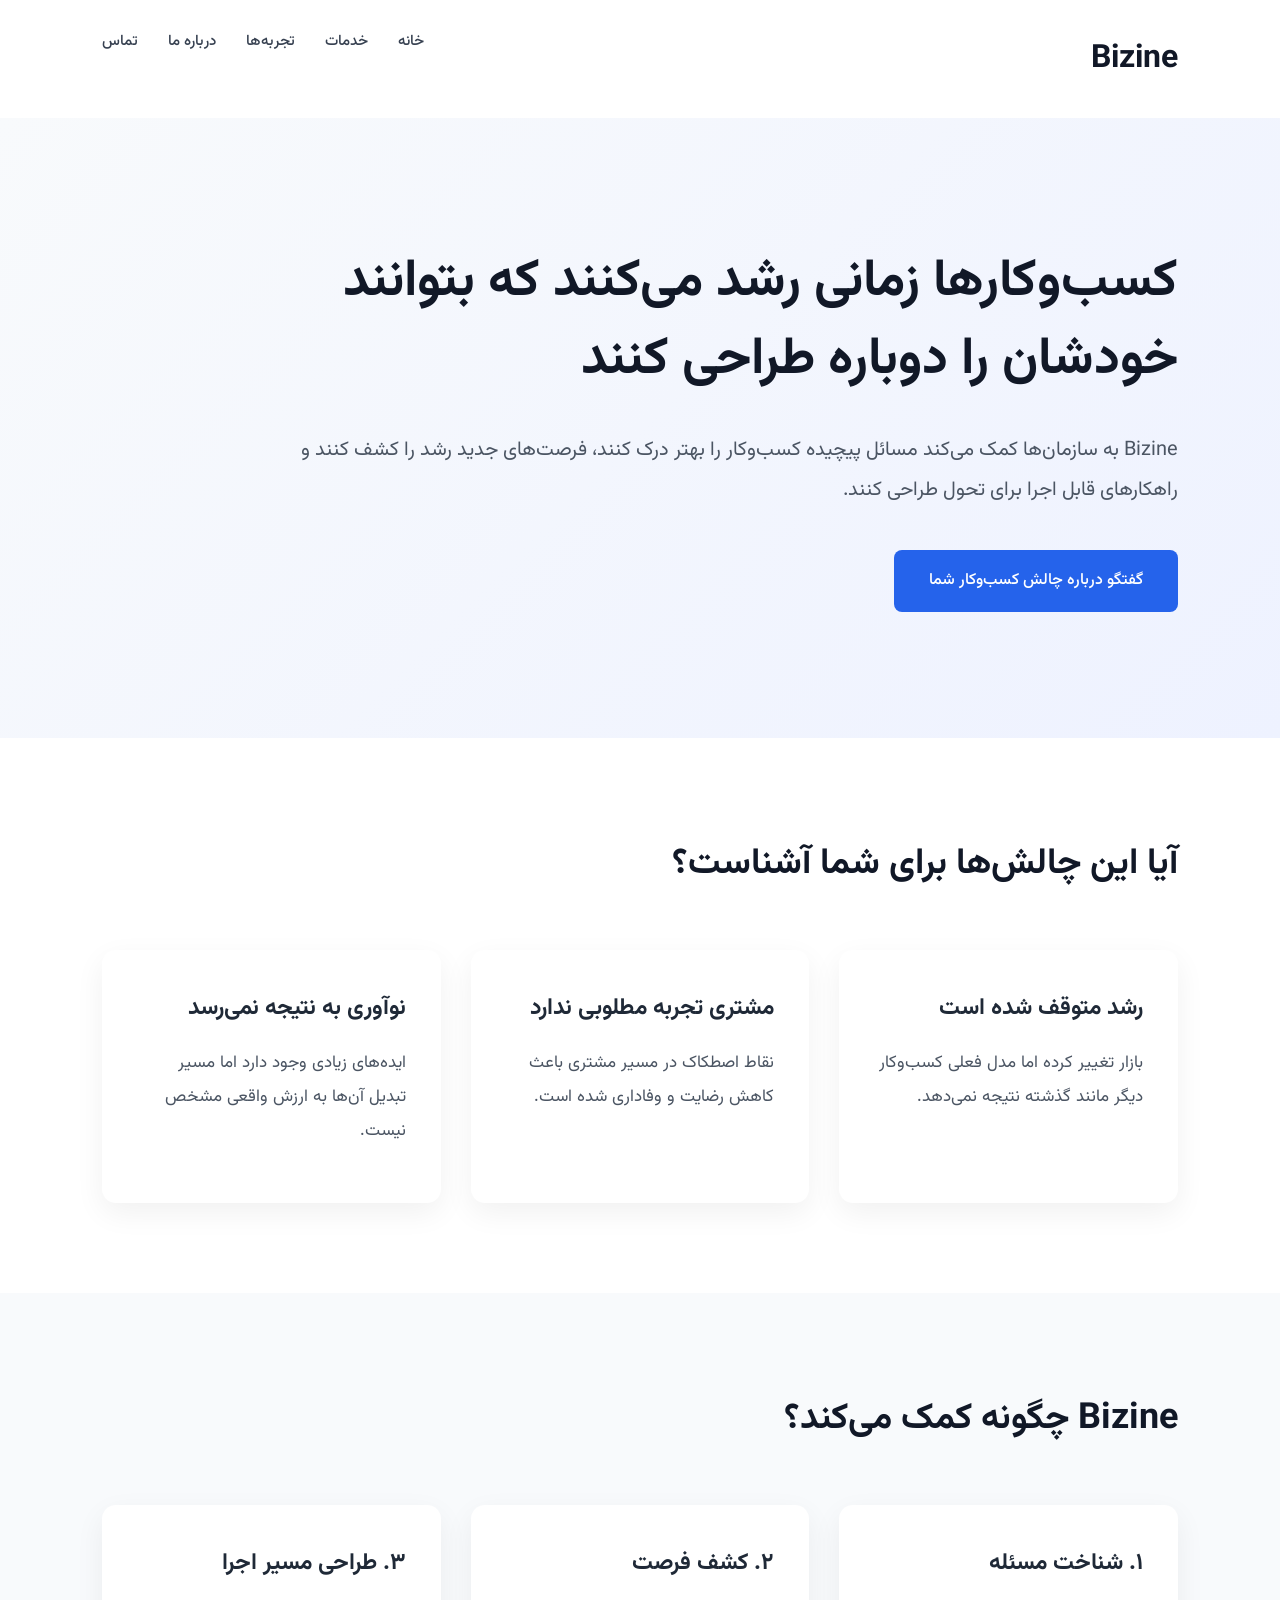
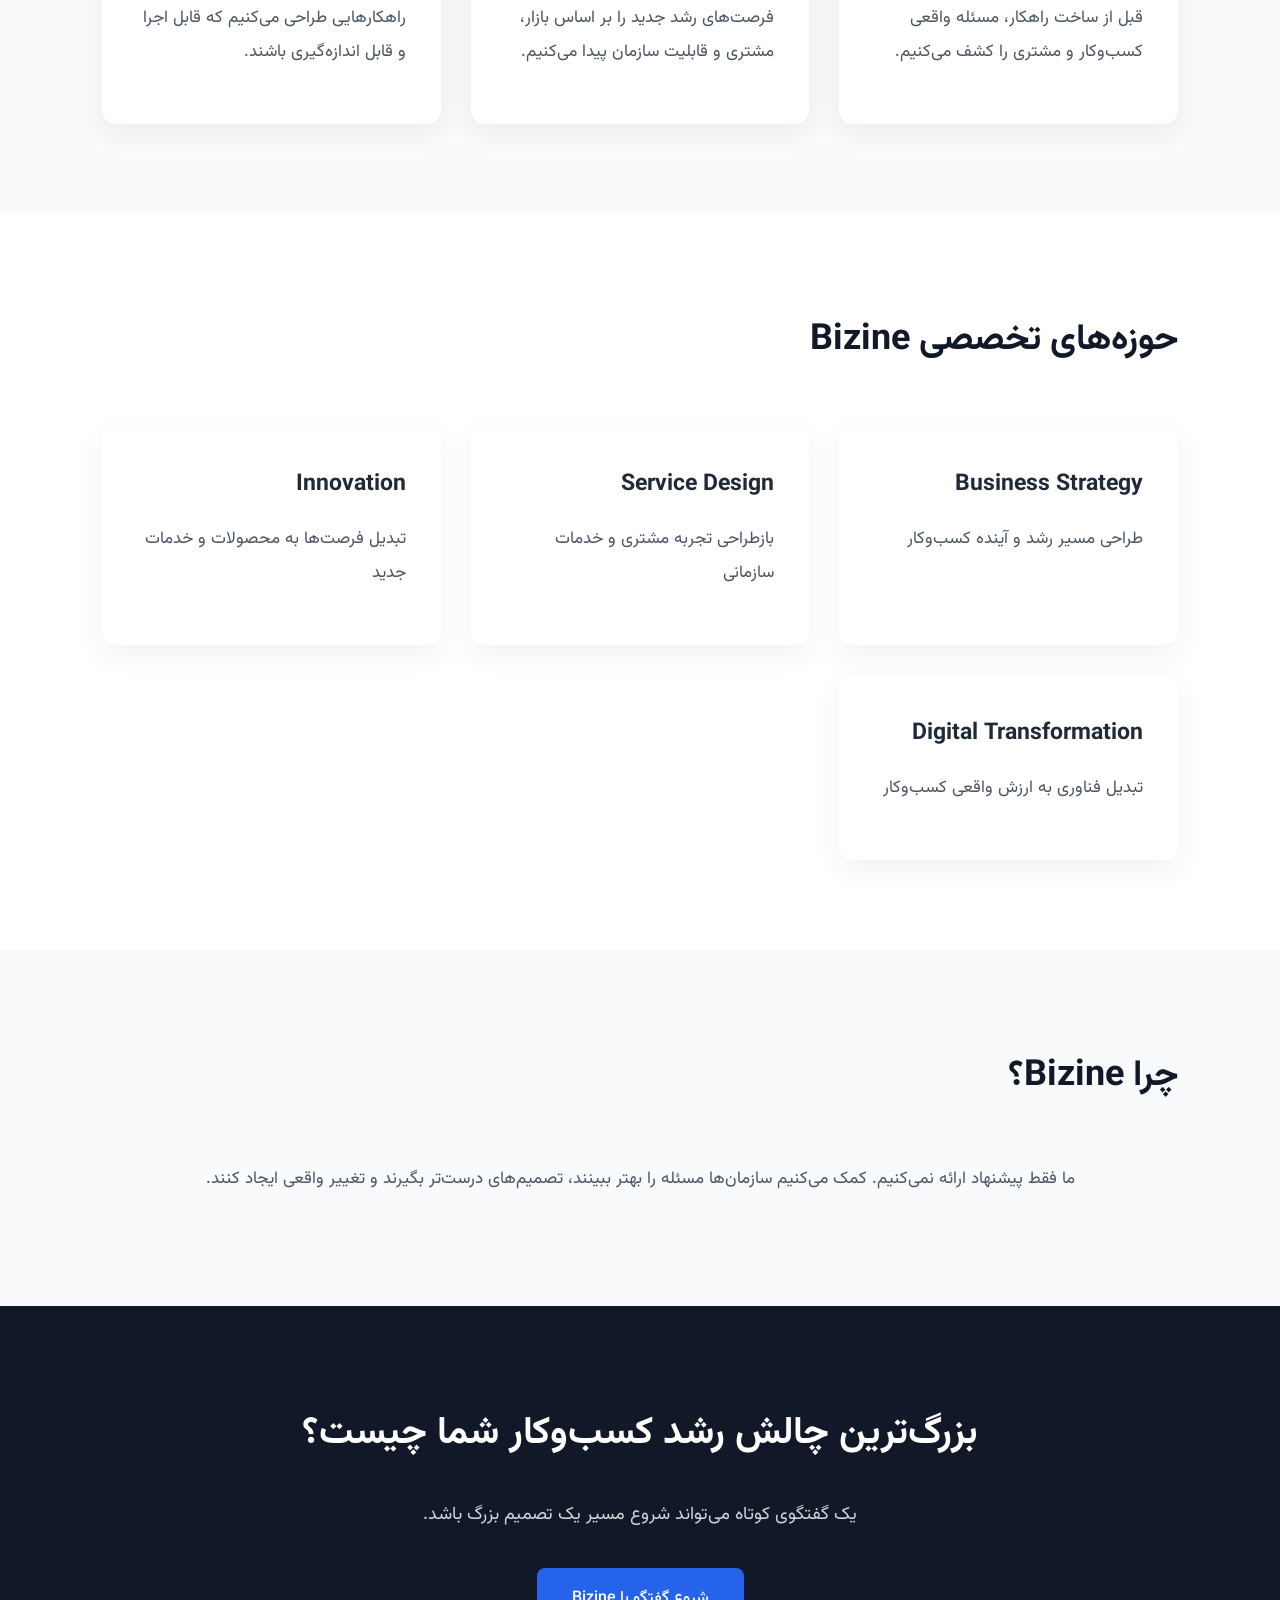
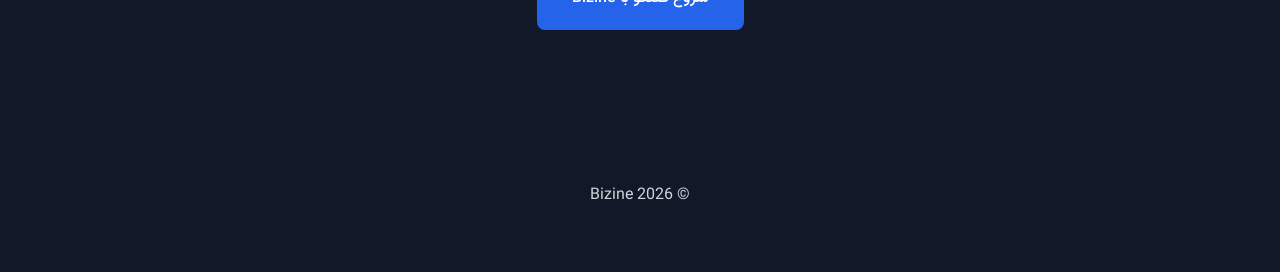
<file: index.html>
<!DOCTYPE html>

<html lang="fa" dir="rtl">

<head>

<meta charset="UTF-8">

<meta name="viewport" content="width=device-width, initial-scale=1.0">


<title>
Bizine | طراحی آینده کسب‌وکار
</title>


<meta name="description"
content="
Bizine به سازمان‌ها کمک می‌کند مسائل پیچیده کسب‌وکار را حل کنند،
فرصت‌های رشد را کشف کنند و مسیر تحول را طراحی کنند.
">


<link rel="stylesheet" href="assets/css/style.css">


</head>



<body>


<!-- Navbar -->

<nav class="navbar">


<div class="logo">
Bizine
</div>


<ul class="menu">

<li>
<a href="index.html">
خانه
</a>
</li>


<li>
<a href="pages/services.html">
خدمات
</a>
</li>


<li>
<a href="pages/case-studies.html">
تجربه‌ها
</a>
</li>


<li>
<a href="pages/about.html">
درباره ما
</a>
</li>


<li>
<a href="pages/contact.html">
تماس
</a>
</li>


</ul>


</nav>



<!-- Hero -->

<header class="hero">


<section class="hero-content">


<h1>

کسب‌وکارها زمانی رشد می‌کنند
که بتوانند خودشان را دوباره طراحی کنند

</h1>


<p>

Bizine به سازمان‌ها کمک می‌کند
مسائل پیچیده کسب‌وکار را بهتر درک کنند،
فرصت‌های جدید رشد را کشف کنند و
راهکارهای قابل اجرا برای تحول طراحی کنند.

</p>



<a href="pages/contact.html"
class="primary-btn">

گفتگو درباره چالش کسب‌وکار شما

</a>



</section>


</header>





<!-- Problems -->


<section class="section">


<h2>
آیا این چالش‌ها برای شما آشناست؟
</h2>



<div class="cards">


<div class="card">

<h3>
رشد متوقف شده است
</h3>

<p>

بازار تغییر کرده اما مدل فعلی کسب‌وکار
دیگر مانند گذشته نتیجه نمی‌دهد.

</p>

</div>




<div class="card">

<h3>
مشتری تجربه مطلوبی ندارد
</h3>

<p>

نقاط اصطکاک در مسیر مشتری باعث
کاهش رضایت و وفاداری شده است.

</p>

</div>




<div class="card">

<h3>
نوآوری به نتیجه نمی‌رسد
</h3>

<p>

ایده‌های زیادی وجود دارد اما مسیر تبدیل
آن‌ها به ارزش واقعی مشخص نیست.

</p>

</div>


</div>


</section>






<!-- Approach -->


<section class="section light">


<h2>
Bizine چگونه کمک می‌کند؟
</h2>



<div class="cards">


<div class="card">

<h3>
۱. شناخت مسئله
</h3>

<p>

قبل از ساخت راهکار، مسئله واقعی
کسب‌وکار و مشتری را کشف می‌کنیم.

</p>

</div>




<div class="card">

<h3>
۲. کشف فرصت
</h3>

<p>

فرصت‌های رشد جدید را بر اساس
بازار، مشتری و قابلیت سازمان پیدا می‌کنیم.

</p>

</div>




<div class="card">

<h3>
۳. طراحی مسیر اجرا
</h3>

<p>

راهکارهایی طراحی می‌کنیم که
قابل اجرا و قابل اندازه‌گیری باشند.

</p>

</div>



</div>


</section>






<!-- Services -->


<section class="section">


<h2>
حوزه‌های تخصصی Bizine
</h2>



<div class="cards">


<div class="card">

<h3>
Business Strategy
</h3>

<p>

طراحی مسیر رشد و آینده کسب‌وکار

</p>

</div>




<div class="card">

<h3>
Service Design
</h3>

<p>

بازطراحی تجربه مشتری و خدمات سازمانی

</p>

</div>




<div class="card">

<h3>
Innovation
</h3>

<p>

تبدیل فرصت‌ها به محصولات و خدمات جدید

</p>

</div>




<div class="card">

<h3>
Digital Transformation
</h3>

<p>

تبدیل فناوری به ارزش واقعی کسب‌وکار

</p>

</div>



</div>


</section>







<!-- Why Bizine -->


<section class="section light">


<h2>
چرا Bizine؟
</h2>


<p class="center-text">

ما فقط پیشنهاد ارائه نمی‌کنیم.
کمک می‌کنیم سازمان‌ها مسئله را بهتر ببینند،
تصمیم‌های درست‌تر بگیرند و تغییر واقعی ایجاد کنند.

</p>


</section>







<!-- CTA -->


<section class="cta">


<h2>

بزرگ‌ترین چالش رشد کسب‌وکار شما چیست؟

</h2>


<p>

یک گفتگوی کوتاه می‌تواند شروع مسیر یک تصمیم بزرگ باشد.

</p>



<a href="pages/contact.html"
class="primary-btn">

شروع گفتگو با Bizine

</a>


</section>





<footer>

<p>
© 2026 Bizine
</p>

</footer>




<script src="assets/js/app.js"></script>


</body>


</html>
</file>
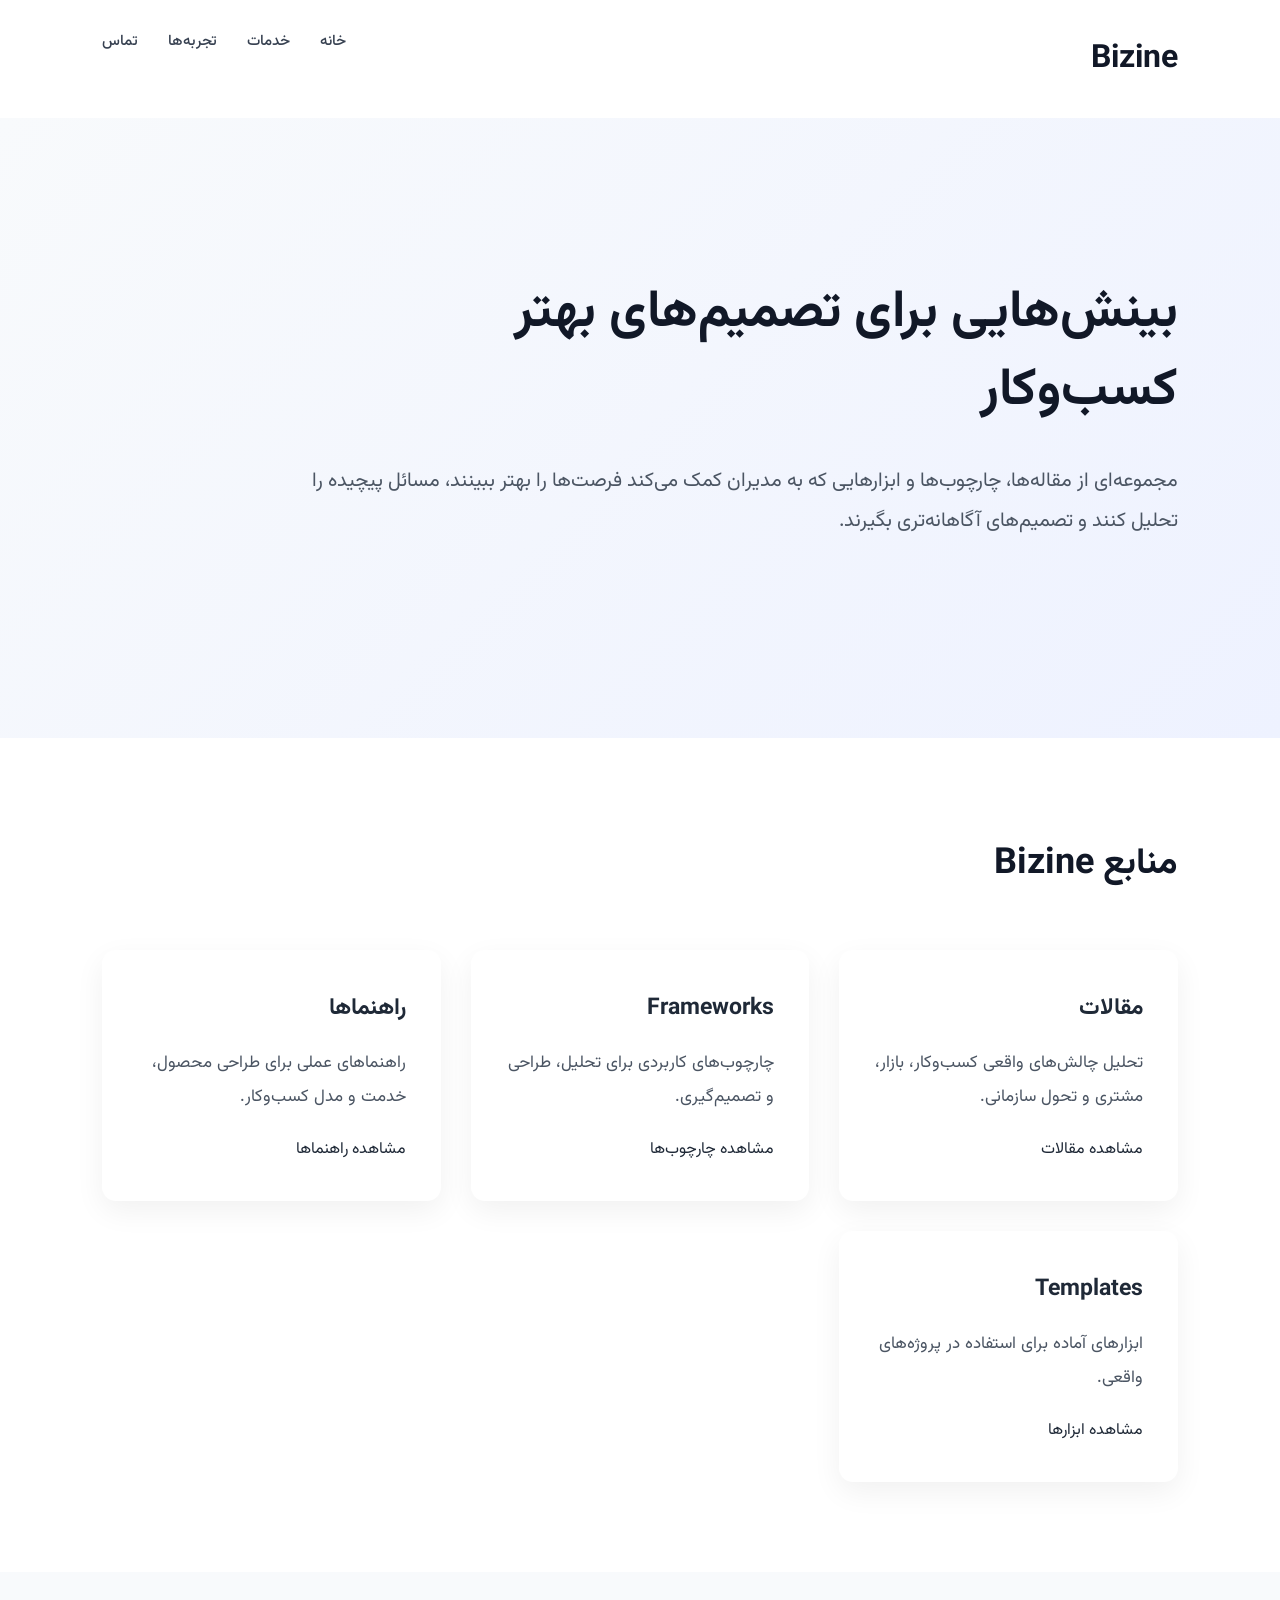
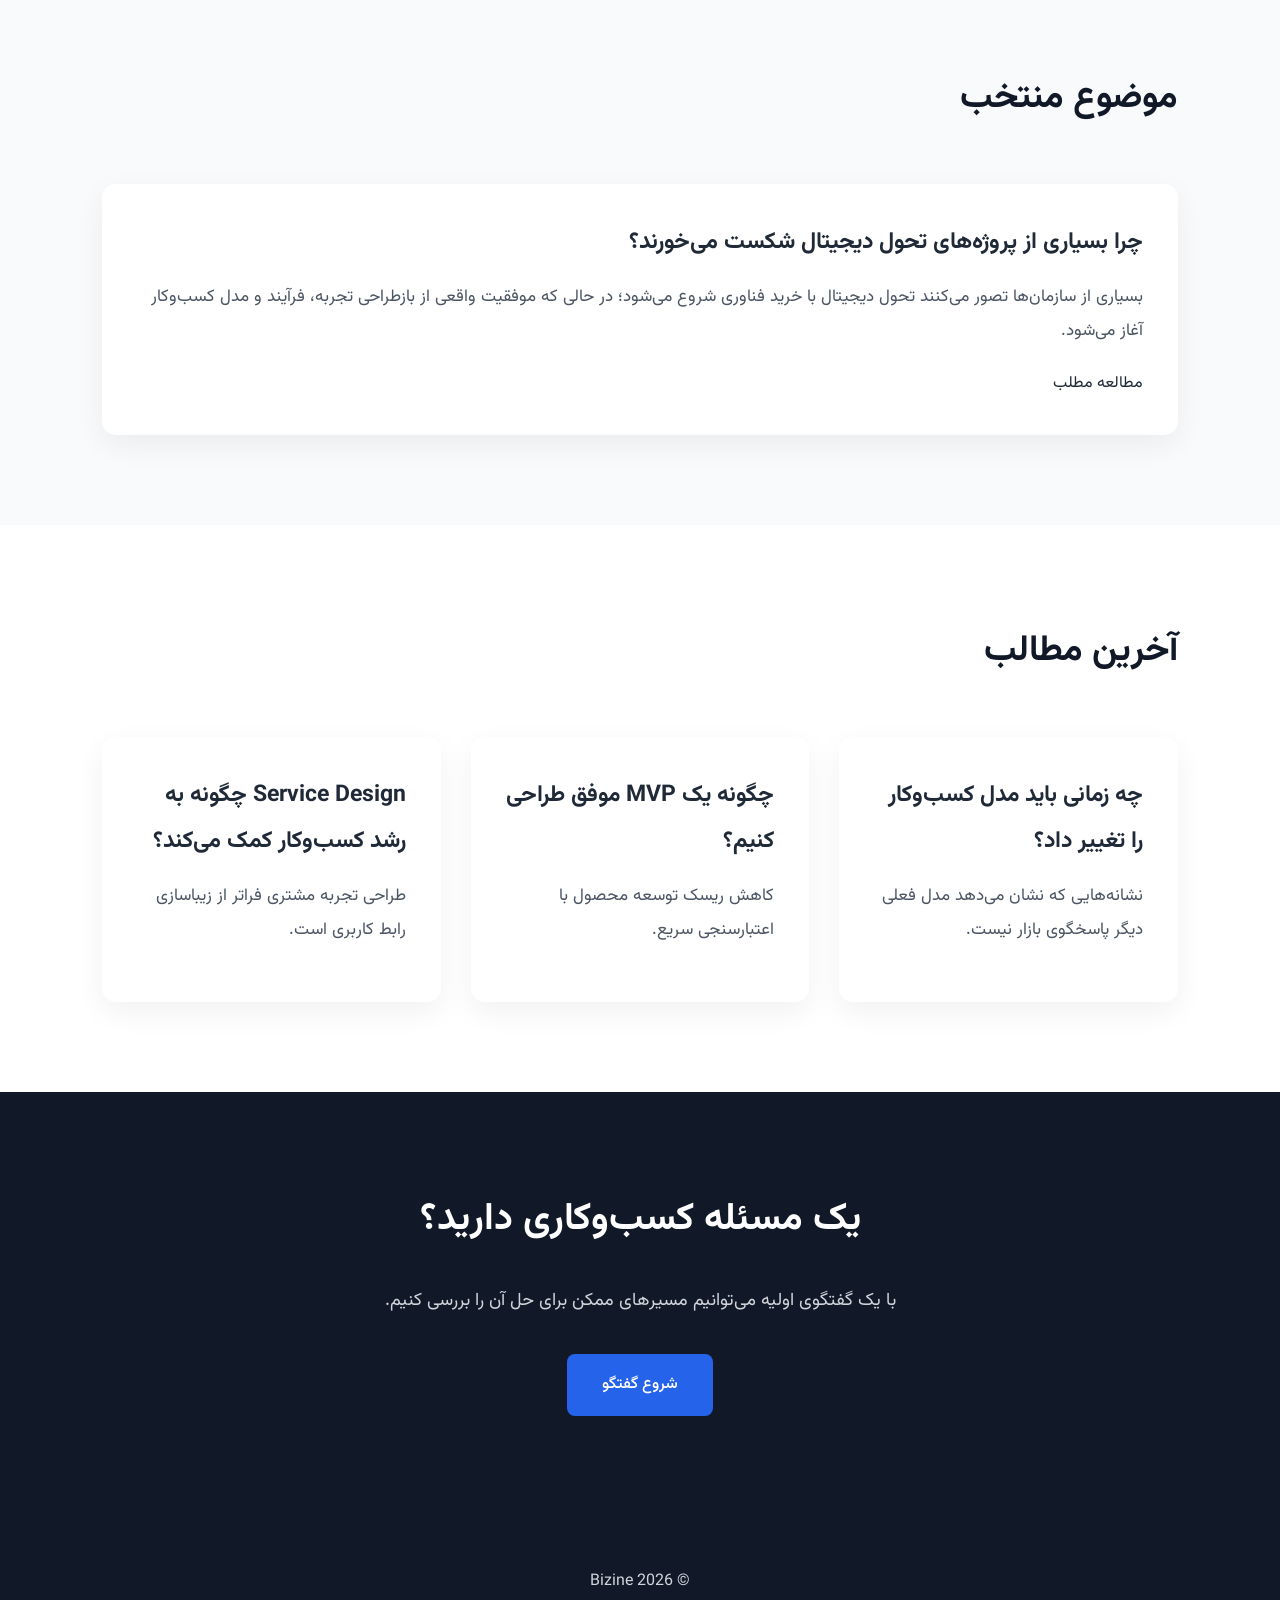
<file: pages/insights/index.html>
<!DOCTYPE html>

<html lang="fa" dir="rtl">

<head>

<meta charset="UTF-8">

<meta name="viewport" content="width=device-width, initial-scale=1.0">


<title>
Insights | Bizine
</title>


<meta name="description"
content="
مقالات، چارچوب‌ها و راهنماهای طراحی کسب‌وکار، نوآوری و تحول سازمانی Bizine.
">


<link rel="stylesheet"
href="../../assets/css/style.css">


</head>


<body>


<nav class="navbar">


<div class="logo">
Bizine
</div>


<ul class="menu">


<li>
<a href="../../index.html">
خانه
</a>
</li>


<li>
<a href="../services.html">
خدمات
</a>
</li>


<li>
<a href="../case-studies.html">
تجربه‌ها
</a>
</li>


<li>
<a href="../contact.html">
تماس
</a>
</li>


</ul>


</nav>
<header class="hero">


<div class="hero-content">


<h1>

بینش‌هایی برای تصمیم‌های بهتر کسب‌وکار

</h1>


<p>

مجموعه‌ای از مقاله‌ها، چارچوب‌ها و ابزارهایی
که به مدیران کمک می‌کند فرصت‌ها را بهتر ببینند،
مسائل پیچیده را تحلیل کنند و تصمیم‌های آگاهانه‌تری بگیرند.

</p>



</div>


</header>
<section class="section">


<h2>

منابع Bizine

</h2>


<div class="cards">


<div class="card">


<h3>

مقالات

</h3>


<p>

تحلیل چالش‌های واقعی کسب‌وکار،
بازار، مشتری و تحول سازمانی.

</p>


<a href="#">
مشاهده مقالات
</a>


</div>





<div class="card">


<h3>

Frameworks

</h3>


<p>

چارچوب‌های کاربردی برای تحلیل،
طراحی و تصمیم‌گیری.

</p>


<a href="#">
مشاهده چارچوب‌ها
</a>


</div>





<div class="card">


<h3>

راهنماها

</h3>


<p>

راهنماهای عملی برای طراحی محصول،
خدمت و مدل کسب‌وکار.

</p>


<a href="#">
مشاهده راهنماها
</a>


</div>





<div class="card">


<h3>

Templates

</h3>


<p>

ابزارهای آماده برای استفاده در پروژه‌های واقعی.

</p>


<a href="#">
مشاهده ابزارها
</a>


</div>


</div>


</section>

<section class="section light">


<h2>

موضوع منتخب

</h2>



<div class="card">


<h3>

چرا بسیاری از پروژه‌های تحول دیجیتال شکست می‌خورند؟

</h3>


<p>

بسیاری از سازمان‌ها تصور می‌کنند تحول دیجیتال
با خرید فناوری شروع می‌شود؛
در حالی که موفقیت واقعی از بازطراحی تجربه،
فرآیند و مدل کسب‌وکار آغاز می‌شود.

</p>


<a href="#">
مطالعه مطلب
</a>


</div>


</section>

<section class="section">


<h2>

آخرین مطالب

</h2>



<div class="cards">


<div class="card">


<h3>

چه زمانی باید مدل کسب‌وکار را تغییر داد؟

</h3>


<p>

نشانه‌هایی که نشان می‌دهد مدل فعلی دیگر
پاسخگوی بازار نیست.

</p>


</div>



<div class="card">


<h3>

چگونه یک MVP موفق طراحی کنیم؟

</h3>


<p>

کاهش ریسک توسعه محصول با اعتبارسنجی سریع.

</p>


</div>



<div class="card">


<h3>

Service Design چگونه به رشد کسب‌وکار کمک می‌کند؟

</h3>


<p>

طراحی تجربه مشتری فراتر از زیباسازی رابط کاربری است.

</p>


</div>


</div>


</section>

<section class="cta">


<h2>

یک مسئله کسب‌وکاری دارید؟

</h2>


<p>

با یک گفتگوی اولیه می‌توانیم مسیرهای ممکن
برای حل آن را بررسی کنیم.

</p>


<a href="../contact.html"
class="primary-btn">

شروع گفتگو

</a>


</section>



<footer>

<p>
© 2026 Bizine
</p>

</footer>


</body>

</html>
</file>
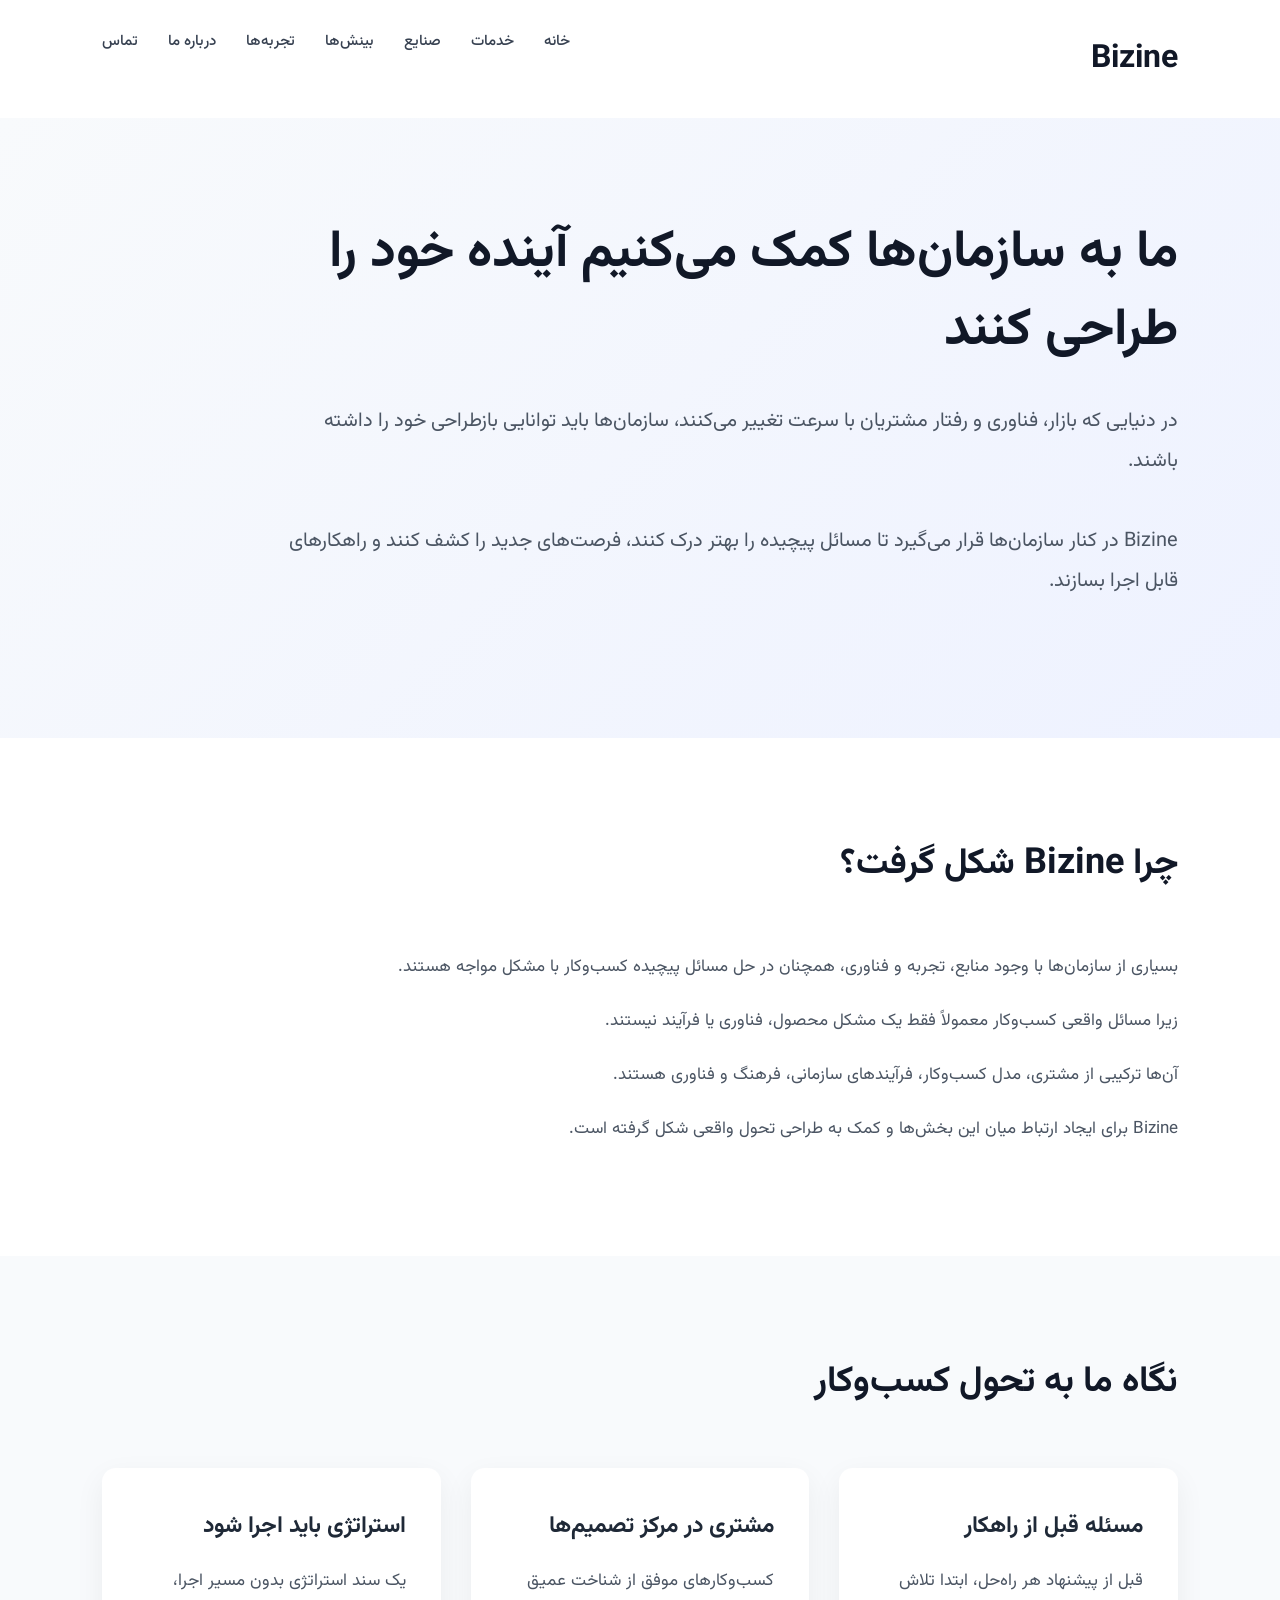
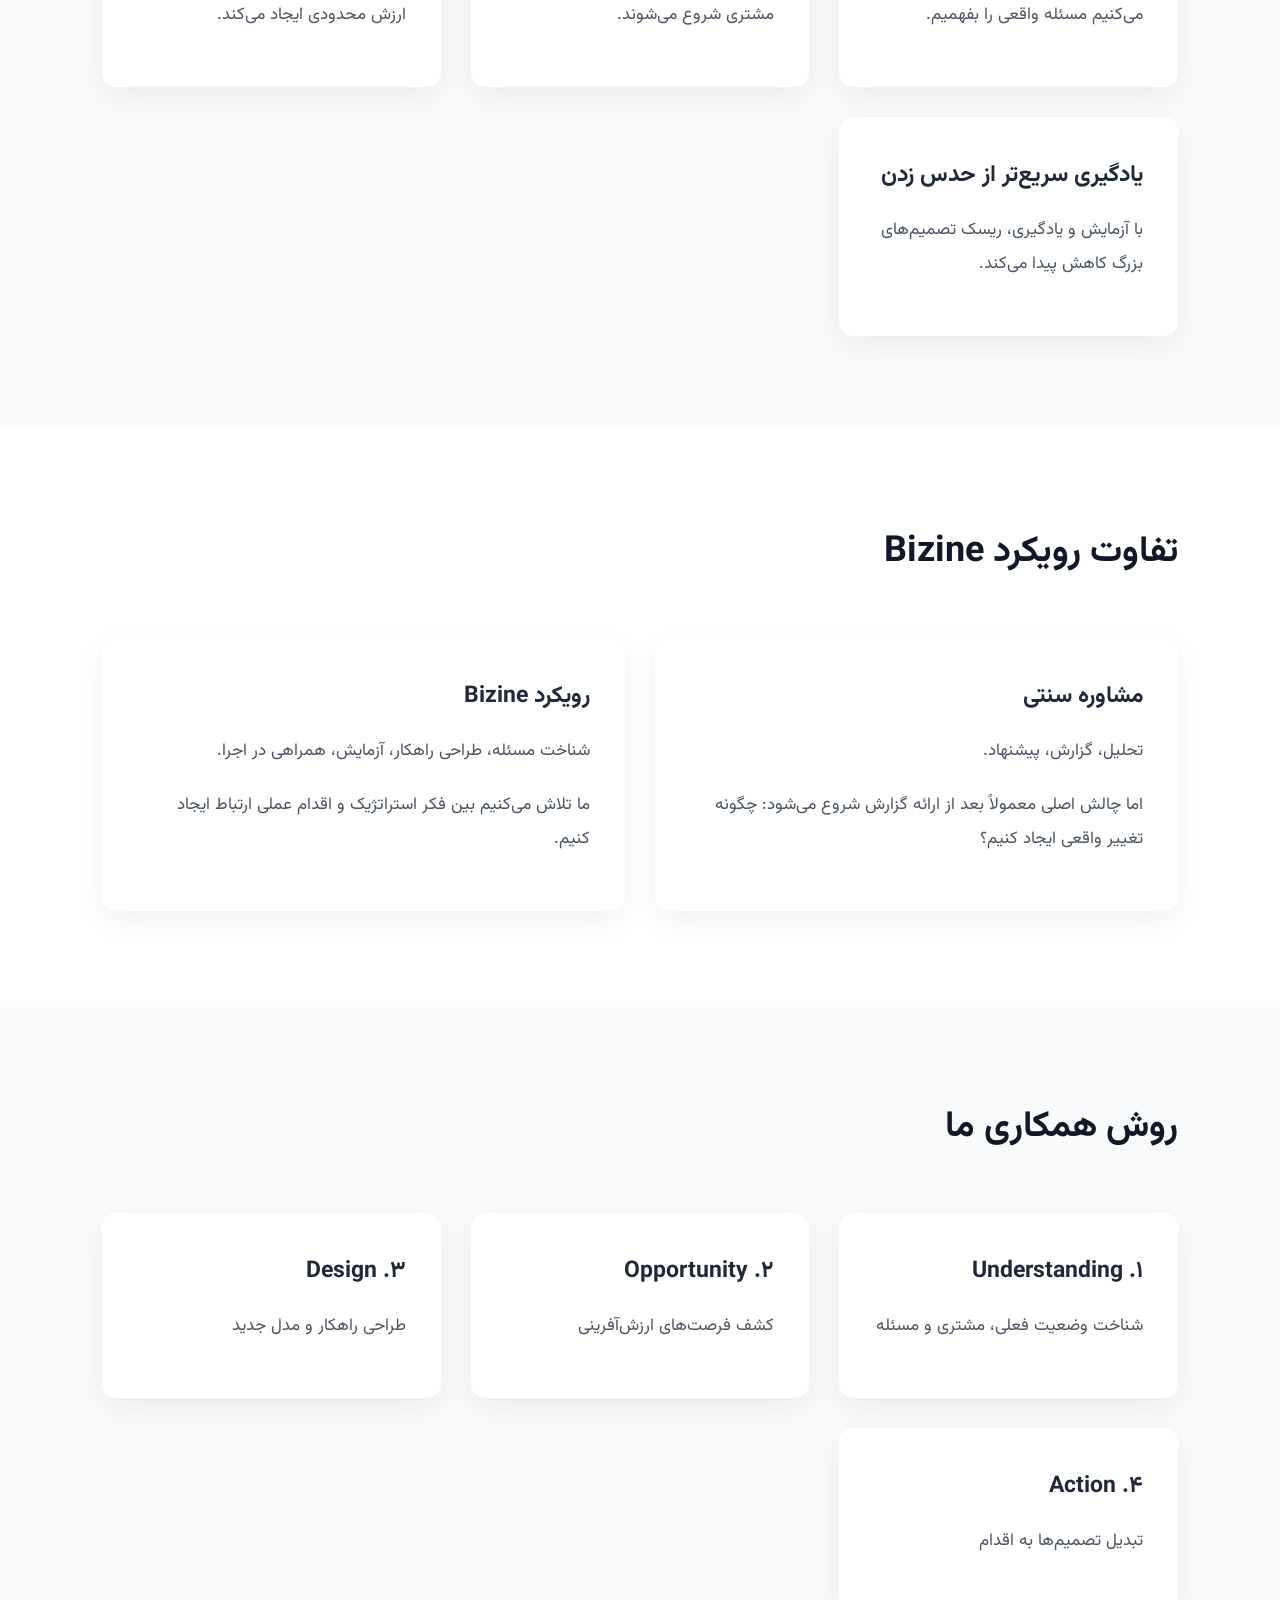
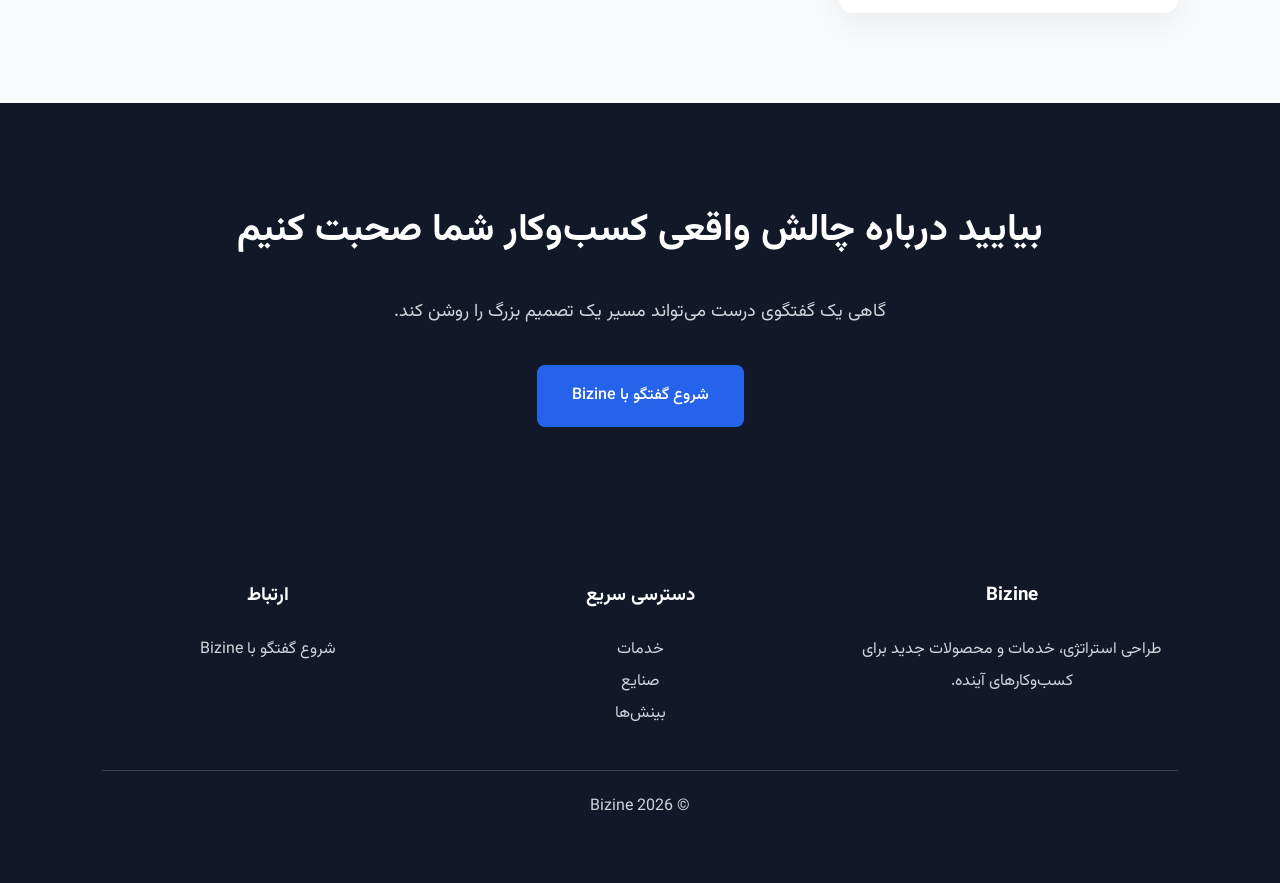
<file: pages/about.html>
<!DOCTYPE html>

<html lang="fa" dir="rtl">


<head>


<meta charset="UTF-8">

<meta name="viewport" content="width=device-width, initial-scale=1.0">


<title>
About Bizine | درباره ما
</title>


<meta name="description"
content="
Bizine همراه سازمان‌ها برای طراحی آینده کسب‌وکار،
نوآوری و تحول دیجیتال است.
">


<link rel="stylesheet"
href="../assets/css/style.css">


</head>



<body>




<!-- Navigation -->

<nav class="navbar">

<div class="logo">
<a href="../../index.html">
Bizine
</a>
</div>


<ul class="menu">


<li>
<a href="../../index.html">
خانه
</a>
</li>


<li>
<a href="../services.html">
خدمات
</a>
</li>


<li>
<a href="../industries/index.html">
صنایع
</a>
</li>


<li>
<a href="../insights/index.html">
بینش‌ها
</a>
</li>


<li>
<a href="../case-studies.html">
تجربه‌ها
</a>
</li>


<li>
<a href="../about.html">
درباره ما
</a>
</li>


<li>
<a href="../contact.html">
تماس
</a>
</li>


</ul>


</nav>





<!-- Hero -->


<header class="hero">


<section class="hero-content">


<h1>

ما به سازمان‌ها کمک می‌کنیم آینده خود را طراحی کنند

</h1>


<p>

در دنیایی که بازار، فناوری و رفتار مشتریان
با سرعت تغییر می‌کنند، سازمان‌ها باید
توانایی بازطراحی خود را داشته باشند.

</p>


<p>

Bizine در کنار سازمان‌ها قرار می‌گیرد تا
مسائل پیچیده را بهتر درک کنند،
فرصت‌های جدید را کشف کنند و
راهکارهای قابل اجرا بسازند.

</p>



</section>


</header>









<!-- Why Bizine -->


<section class="section">


<h2>

چرا Bizine شکل گرفت؟

</h2>


<p>


بسیاری از سازمان‌ها با وجود منابع،
تجربه و فناوری، همچنان در حل مسائل پیچیده
کسب‌وکار با مشکل مواجه هستند.

</p>


<p>

زیرا مسائل واقعی کسب‌وکار معمولاً فقط
یک مشکل محصول، فناوری یا فرآیند نیستند.

</p>


<p>

آن‌ها ترکیبی از مشتری،
مدل کسب‌وکار،
فرآیندهای سازمانی،
فرهنگ و فناوری هستند.

</p>


<p>

Bizine برای ایجاد ارتباط میان این بخش‌ها
و کمک به طراحی تحول واقعی شکل گرفته است.

</p>



</section>










<!-- Philosophy -->


<section class="section light">


<h2>

نگاه ما به تحول کسب‌وکار

</h2>



<div class="cards">



<div class="card">


<h3>
مسئله قبل از راهکار
</h3>


<p>

قبل از پیشنهاد هر راه‌حل،
ابتدا تلاش می‌کنیم مسئله واقعی را بفهمیم.

</p>


</div>




<div class="card">


<h3>
مشتری در مرکز تصمیم‌ها
</h3>


<p>

کسب‌وکارهای موفق از شناخت عمیق مشتری شروع می‌شوند.

</p>


</div>




<div class="card">


<h3>
استراتژی باید اجرا شود
</h3>


<p>

یک سند استراتژی بدون مسیر اجرا،
ارزش محدودی ایجاد می‌کند.

</p>


</div>




<div class="card">


<h3>
یادگیری سریع‌تر از حدس زدن
</h3>


<p>

با آزمایش و یادگیری،
ریسک تصمیم‌های بزرگ کاهش پیدا می‌کند.

</p>


</div>



</div>



</section>









<!-- Difference -->


<section class="section">


<h2>

تفاوت رویکرد Bizine

</h2>



<div class="cards">



<div class="card">


<h3>
مشاوره سنتی
</h3>


<p>

تحلیل،
گزارش،
پیشنهاد.

</p>


<p>

اما چالش اصلی معمولاً بعد از ارائه گزارش شروع می‌شود:
چگونه تغییر واقعی ایجاد کنیم؟

</p>


</div>





<div class="card">


<h3>
رویکرد Bizine
</h3>


<p>

شناخت مسئله،
طراحی راهکار،
آزمایش،
همراهی در اجرا.

</p>


<p>

ما تلاش می‌کنیم بین فکر استراتژیک
و اقدام عملی ارتباط ایجاد کنیم.

</p>


</div>



</div>



</section>









<!-- Method -->


<section class="section light">


<h2>

روش همکاری ما

</h2>



<div class="cards">


<div class="card">

<h3>
۱. Understanding
</h3>

<p>
شناخت وضعیت فعلی، مشتری و مسئله
</p>

</div>



<div class="card">

<h3>
۲. Opportunity
</h3>

<p>
کشف فرصت‌های ارزش‌آفرینی
</p>

</div>



<div class="card">

<h3>
۳. Design
</h3>

<p>
طراحی راهکار و مدل جدید
</p>

</div>



<div class="card">

<h3>
۴. Action
</h3>

<p>
تبدیل تصمیم‌ها به اقدام
</p>

</div>


</div>


</section>









<!-- CTA -->


<section class="cta">


<h2>

بیایید درباره چالش واقعی کسب‌وکار شما صحبت کنیم

</h2>



<p>

گاهی یک گفتگوی درست می‌تواند مسیر یک تصمیم بزرگ را روشن کند.

</p>



<a href="contact.html"
class="primary-btn">

شروع گفتگو با Bizine

</a>


</section>




<footer>

<div class="footer-content">


<div>

<h3>
Bizine
</h3>


<p>

طراحی استراتژی،
خدمات و محصولات جدید برای کسب‌وکارهای آینده.

</p>


</div>



<div>

<h3>
دسترسی سریع
</h3>


<p>
خدمات
</p>

<p>
صنایع
</p>

<p>
بینش‌ها
</p>


</div>




<div>

<h3>
ارتباط
</h3>


<p>
شروع گفتگو با Bizine
</p>


</div>


</div>



<p class="copyright">

© 2026 Bizine

</p>


</footer>



</body>

</html>
</file>
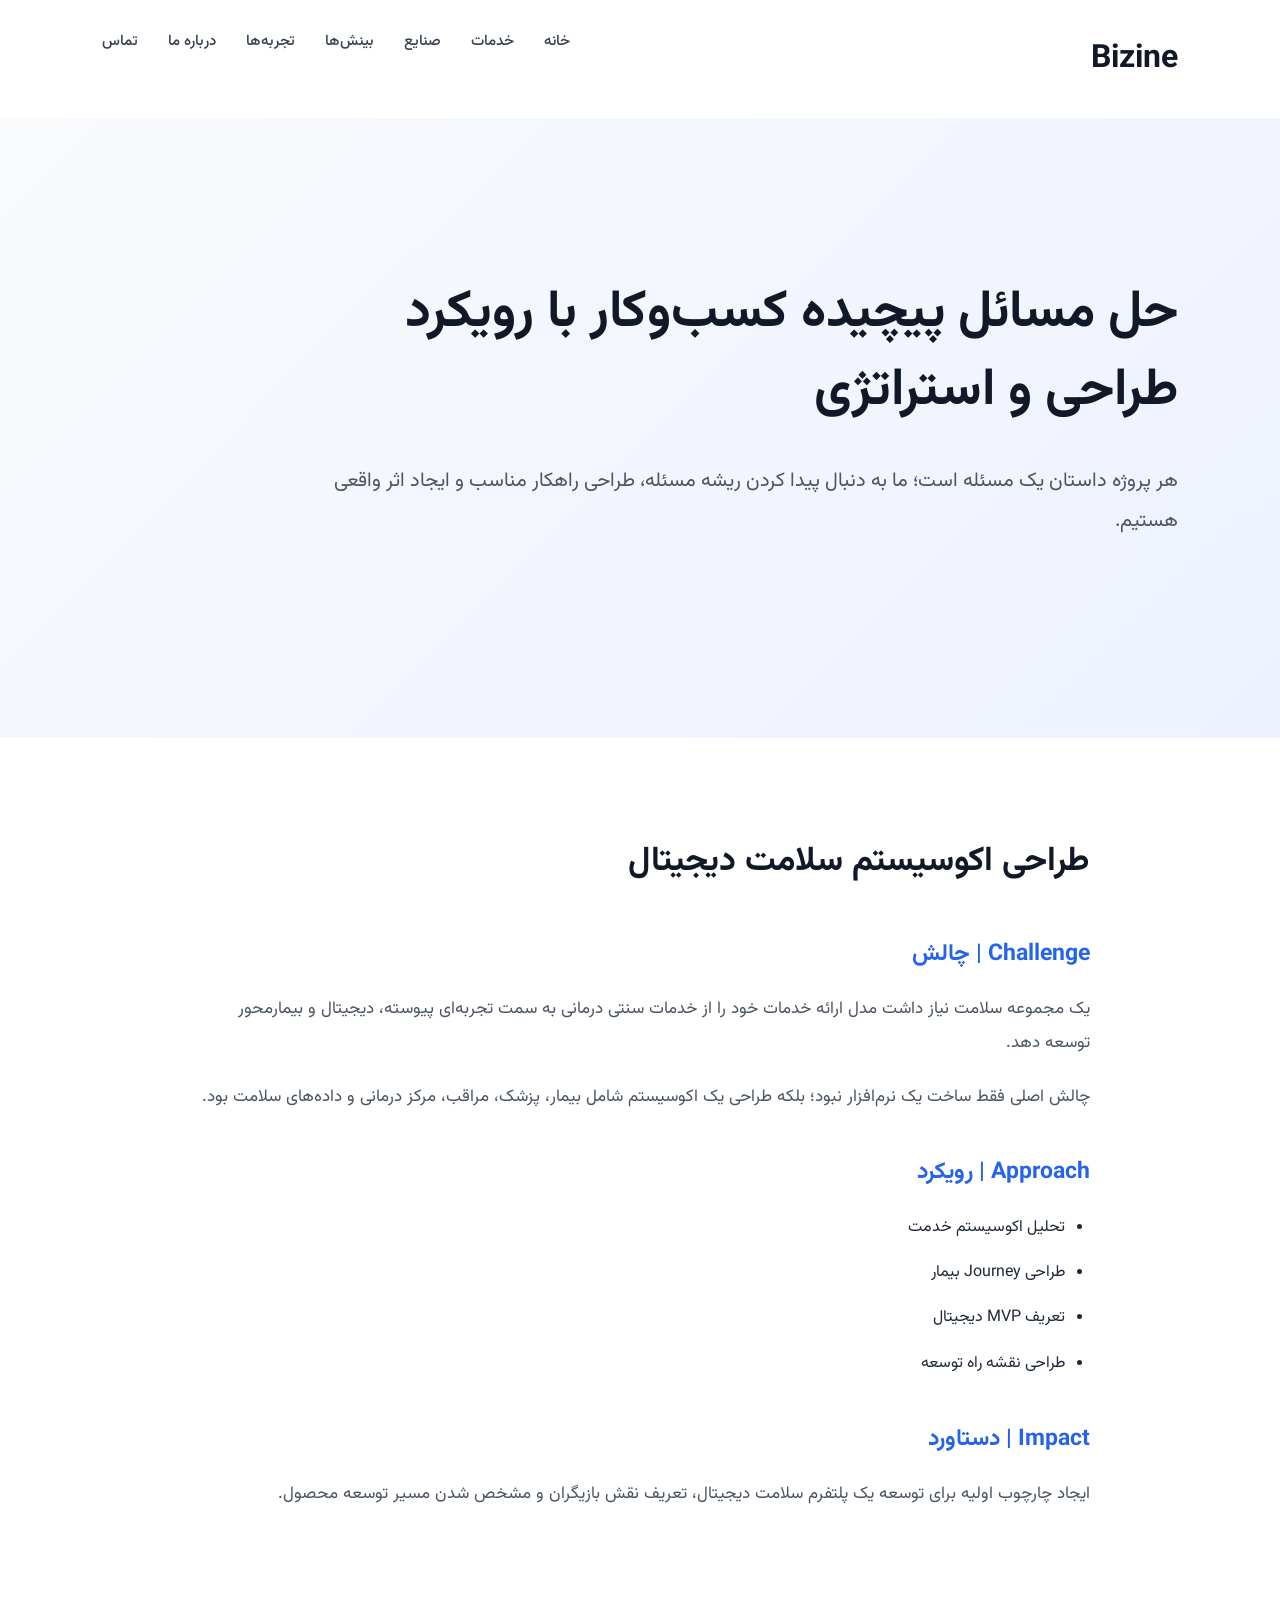
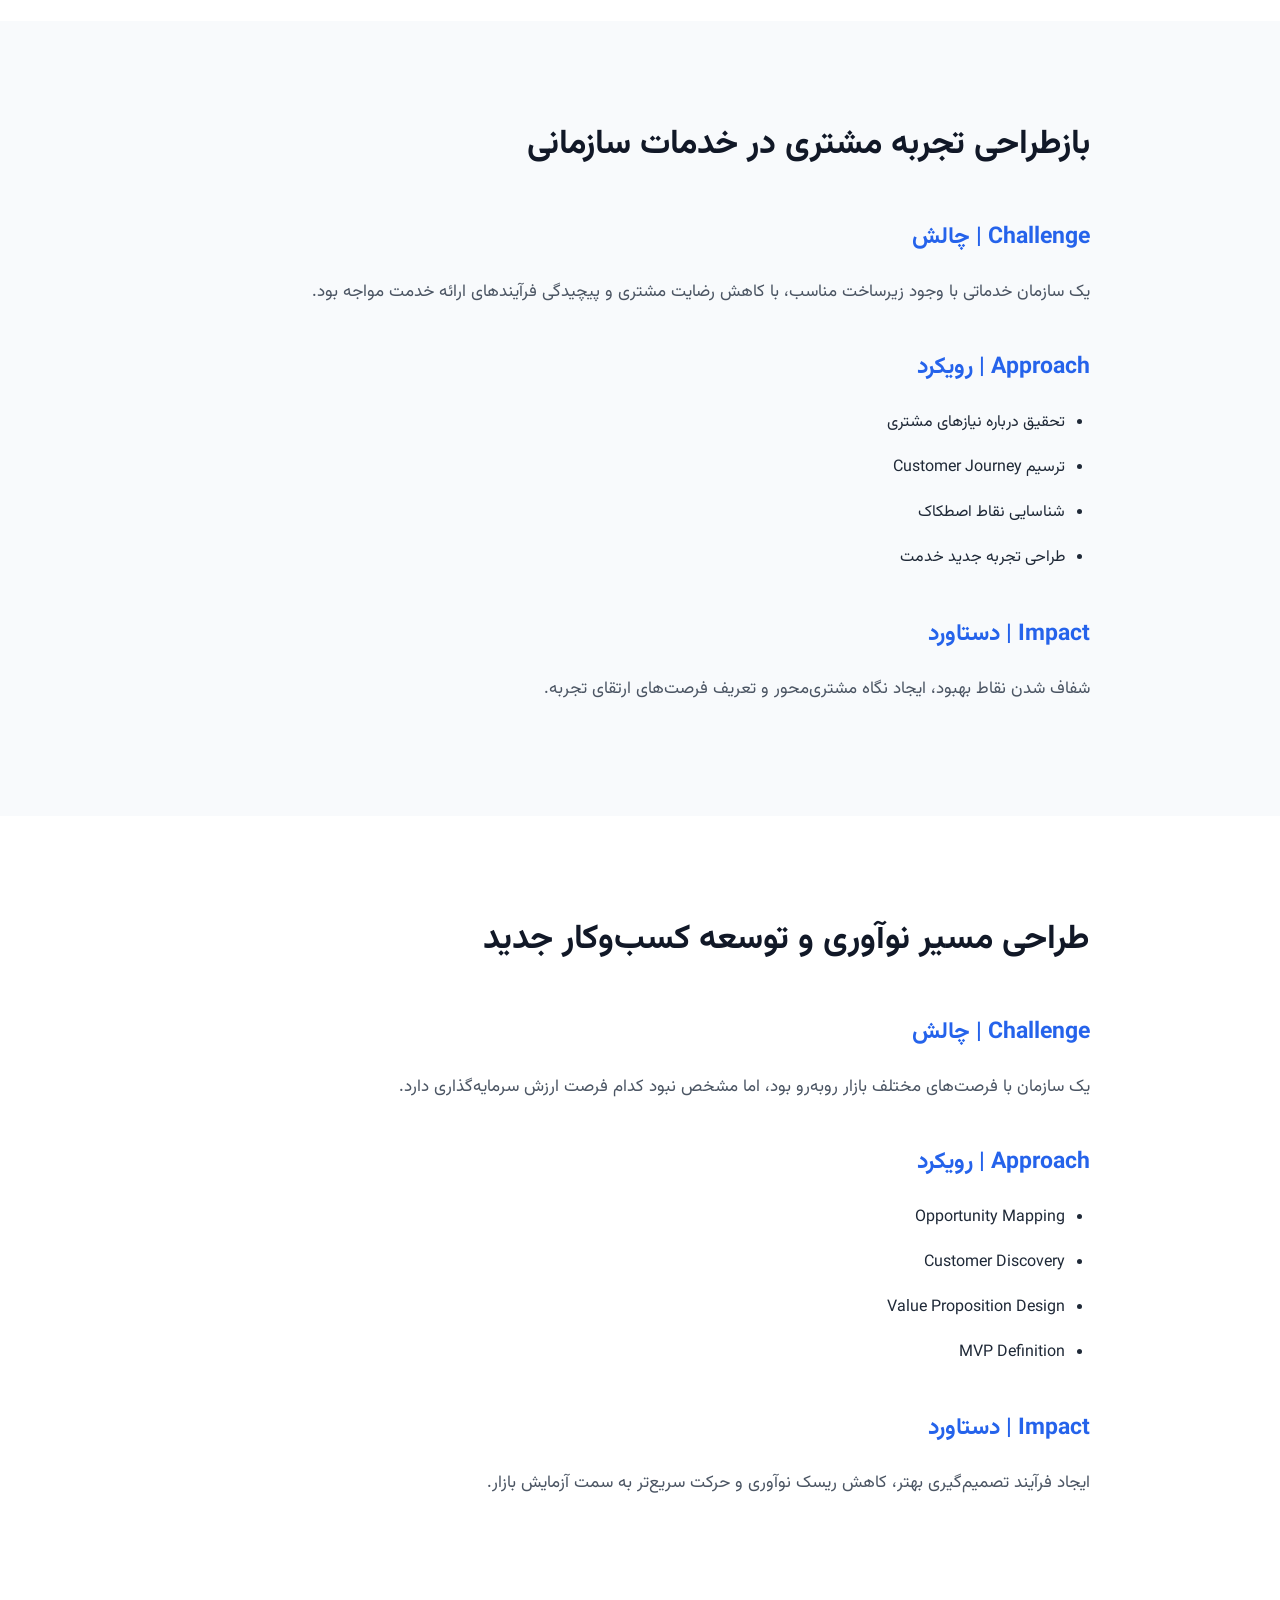
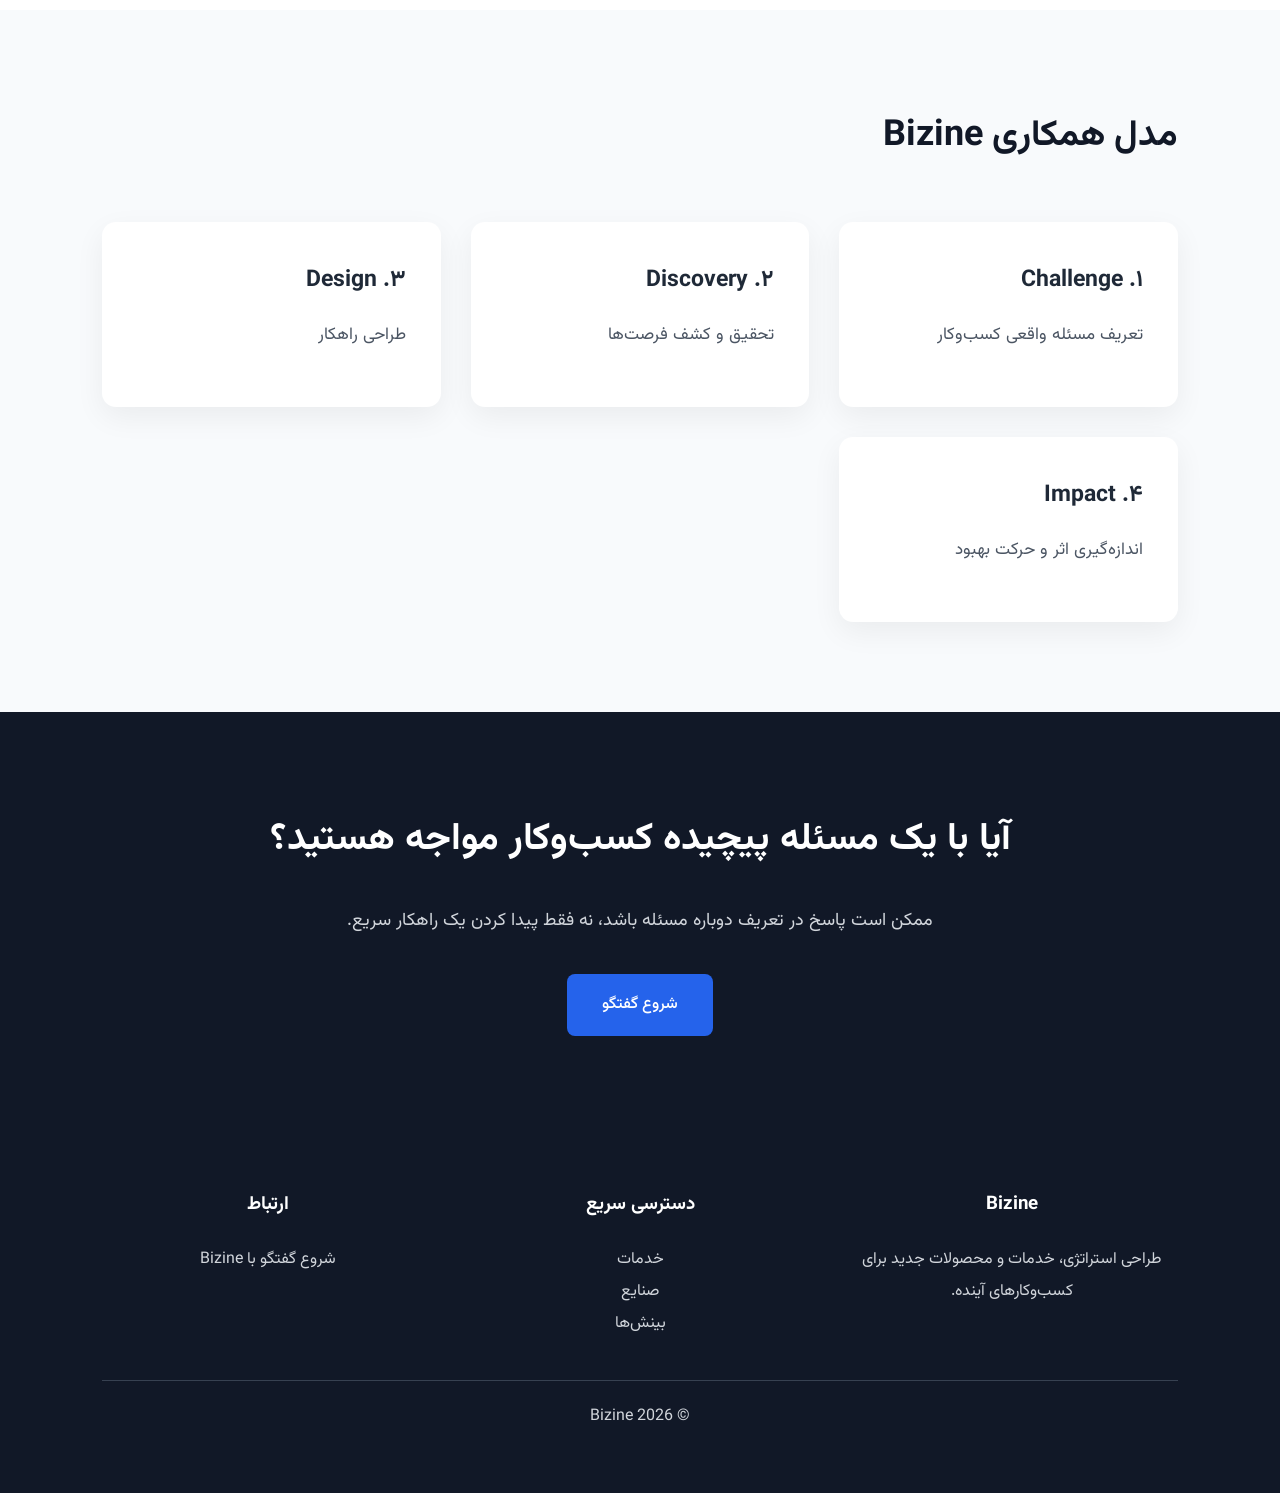
<file: pages/case-studies.html>
<!DOCTYPE html>

<html lang="fa" dir="rtl">


<head>

<meta charset="UTF-8">

<meta name="viewport" content="width=device-width, initial-scale=1.0">


<title>
Bizine Case Studies | تجربه‌های همکاری
</title>


<meta name="description"
content="
نمونه تجربه‌های Bizine در طراحی استراتژی،
خدمات، نوآوری و تحول کسب‌وکار.
">


<link rel="stylesheet"
href="../assets/css/style.css">


</head>



<body>




<!-- Navigation -->

<nav class="navbar">

<div class="logo">
<a href="../../index.html">
Bizine
</a>
</div>


<ul class="menu">


<li>
<a href="../../index.html">
خانه
</a>
</li>


<li>
<a href="../services.html">
خدمات
</a>
</li>


<li>
<a href="../industries/index.html">
صنایع
</a>
</li>


<li>
<a href="../insights/index.html">
بینش‌ها
</a>
</li>


<li>
<a href="../case-studies.html">
تجربه‌ها
</a>
</li>


<li>
<a href="../about.html">
درباره ما
</a>
</li>


<li>
<a href="../contact.html">
تماس
</a>
</li>


</ul>


</nav>



<!-- Hero -->


<header class="hero">


<section class="hero-content">


<h1>

حل مسائل پیچیده کسب‌وکار با رویکرد طراحی و استراتژی

</h1>



<p>

هر پروژه داستان یک مسئله است؛
ما به دنبال پیدا کردن ریشه مسئله،
طراحی راهکار مناسب و ایجاد اثر واقعی هستیم.

</p>



</section>


</header>









<!-- Case Study 1 -->


<section class="section">


<div class="case-study">


<h2>

طراحی اکوسیستم سلامت دیجیتال

</h2>



<h3>
Challenge | چالش
</h3>



<p>

یک مجموعه سلامت نیاز داشت مدل ارائه خدمات خود را
از خدمات سنتی درمانی به سمت تجربه‌ای پیوسته،
دیجیتال و بیمارمحور توسعه دهد.

</p>



<p>

چالش اصلی فقط ساخت یک نرم‌افزار نبود؛
بلکه طراحی یک اکوسیستم شامل بیمار،
پزشک، مراقب، مرکز درمانی و داده‌های سلامت بود.

</p>





<h3>
Approach | رویکرد
</h3>



<ul>

<li>
تحلیل اکوسیستم خدمت
</li>


<li>
طراحی Journey بیمار
</li>


<li>
تعریف MVP دیجیتال
</li>


<li>
طراحی نقشه راه توسعه
</li>


</ul>





<h3>
Impact | دستاورد
</h3>



<p>

ایجاد چارچوب اولیه برای توسعه یک پلتفرم سلامت دیجیتال،
تعریف نقش بازیگران و مشخص شدن مسیر توسعه محصول.

</p>



</div>


</section>









<!-- Case Study 2 -->


<section class="section light">


<div class="case-study">


<h2>

بازطراحی تجربه مشتری در خدمات سازمانی

</h2>




<h3>
Challenge | چالش
</h3>



<p>

یک سازمان خدماتی با وجود زیرساخت مناسب،
با کاهش رضایت مشتری و پیچیدگی فرآیندهای ارائه خدمت مواجه بود.

</p>



<h3>
Approach | رویکرد
</h3>


<ul>


<li>
تحقیق درباره نیازهای مشتری
</li>


<li>
ترسیم Customer Journey
</li>


<li>
شناسایی نقاط اصطکاک
</li>


<li>
طراحی تجربه جدید خدمت
</li>


</ul>




<h3>
Impact | دستاورد
</h3>


<p>

شفاف شدن نقاط بهبود،
ایجاد نگاه مشتری‌محور و تعریف فرصت‌های ارتقای تجربه.

</p>




</div>


</section>









<!-- Case Study 3 -->


<section class="section">


<div class="case-study">


<h2>

طراحی مسیر نوآوری و توسعه کسب‌وکار جدید

</h2>




<h3>
Challenge | چالش
</h3>


<p>

یک سازمان با فرصت‌های مختلف بازار روبه‌رو بود،
اما مشخص نبود کدام فرصت ارزش سرمایه‌گذاری دارد.

</p>




<h3>
Approach | رویکرد
</h3>



<ul>


<li>
Opportunity Mapping
</li>


<li>
Customer Discovery
</li>


<li>
Value Proposition Design
</li>


<li>
MVP Definition
</li>


</ul>




<h3>
Impact | دستاورد
</h3>


<p>

ایجاد فرآیند تصمیم‌گیری بهتر،
کاهش ریسک نوآوری و حرکت سریع‌تر به سمت آزمایش بازار.

</p>




</div>


</section>









<!-- Working Model -->


<section class="section light">


<h2>

مدل همکاری Bizine

</h2>



<div class="cards">



<div class="card">

<h3>
۱. Challenge
</h3>

<p>
تعریف مسئله واقعی کسب‌وکار
</p>

</div>



<div class="card">

<h3>
۲. Discovery
</h3>

<p>
تحقیق و کشف فرصت‌ها
</p>

</div>



<div class="card">

<h3>
۳. Design
</h3>

<p>
طراحی راهکار
</p>

</div>



<div class="card">

<h3>
۴. Impact
</h3>

<p>
اندازه‌گیری اثر و حرکت بهبود
</p>

</div>



</div>



</section>









<!-- CTA -->


<section class="cta">


<h2>

آیا با یک مسئله پیچیده کسب‌وکار مواجه هستید؟

</h2>



<p>

ممکن است پاسخ در تعریف دوباره مسئله باشد،
نه فقط پیدا کردن یک راهکار سریع.

</p>




<a href="contact.html"
class="primary-btn">

شروع گفتگو

</a>



</section>



<footer>

<div class="footer-content">


<div>

<h3>
Bizine
</h3>


<p>

طراحی استراتژی،
خدمات و محصولات جدید برای کسب‌وکارهای آینده.

</p>


</div>



<div>

<h3>
دسترسی سریع
</h3>


<p>
خدمات
</p>

<p>
صنایع
</p>

<p>
بینش‌ها
</p>


</div>




<div>

<h3>
ارتباط
</h3>


<p>
شروع گفتگو با Bizine
</p>


</div>


</div>



<p class="copyright">

© 2026 Bizine

</p>


</footer>


</body>

</html>
</file>
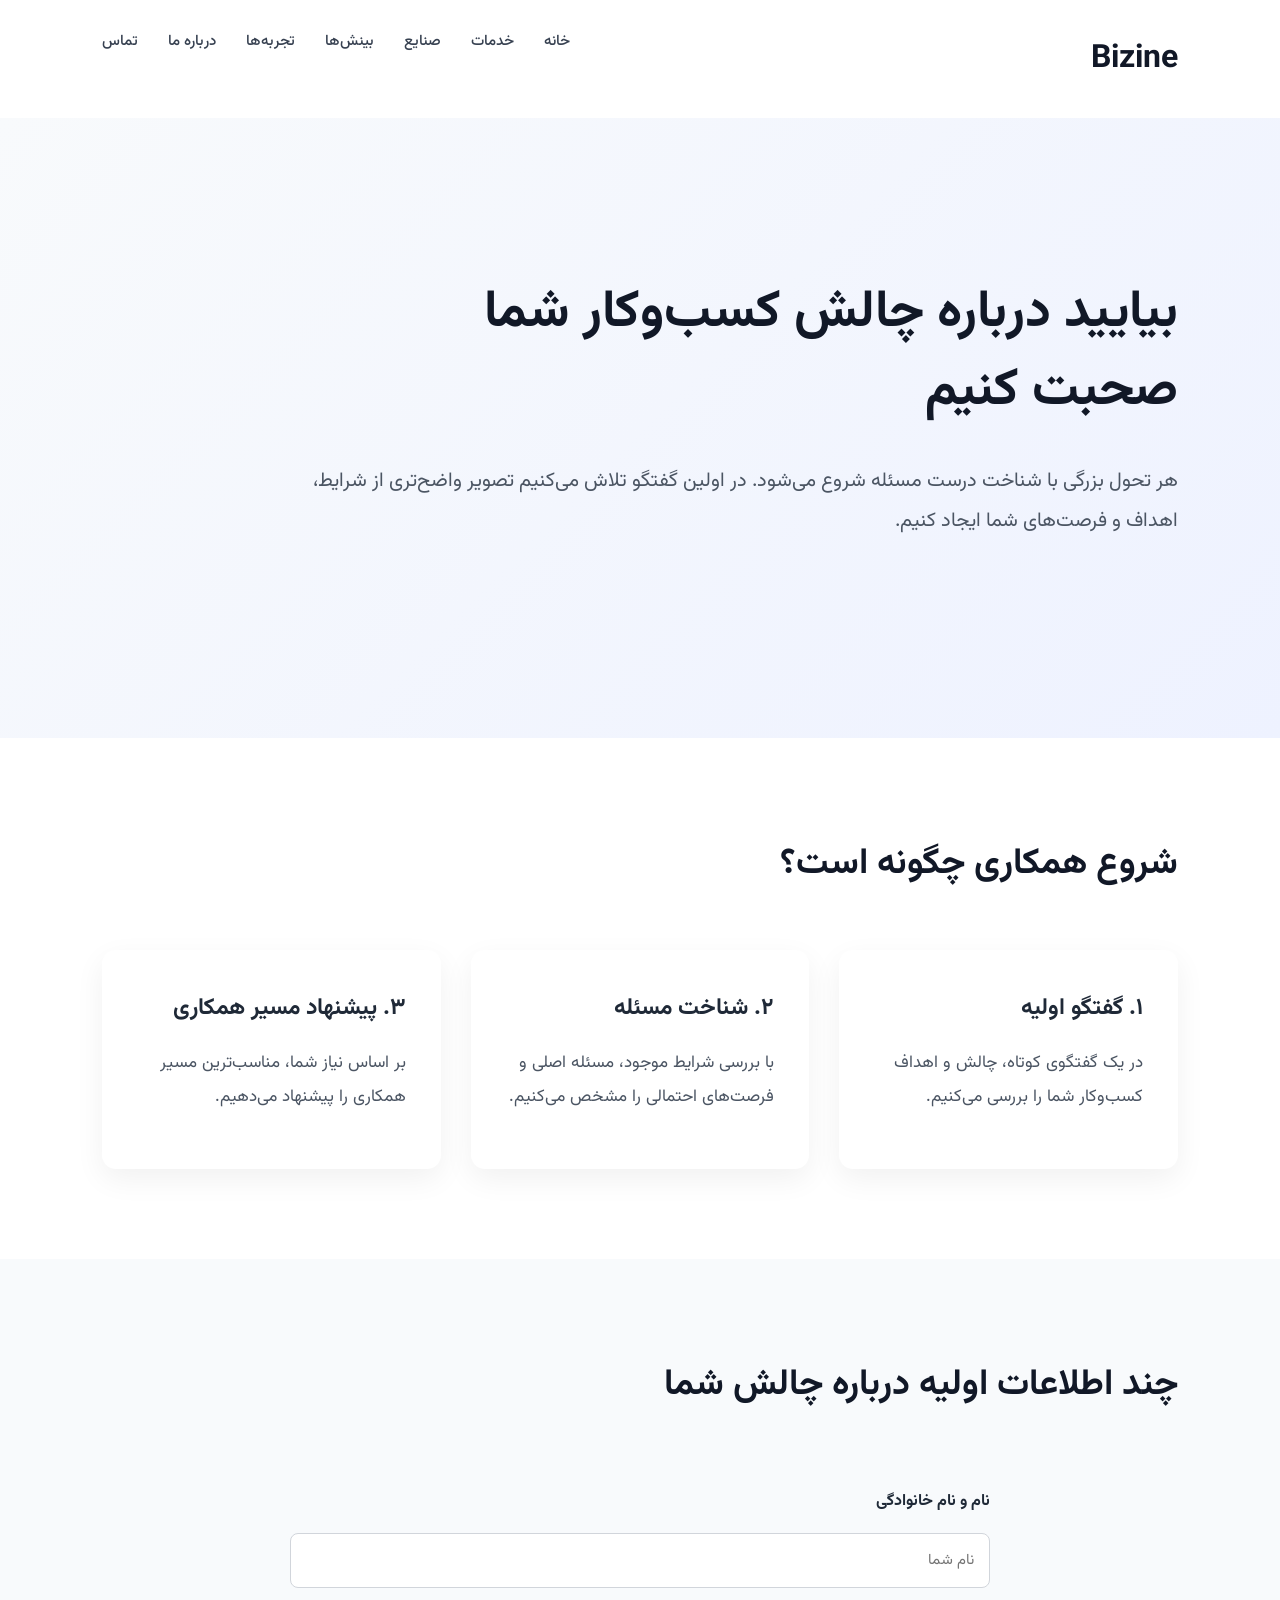
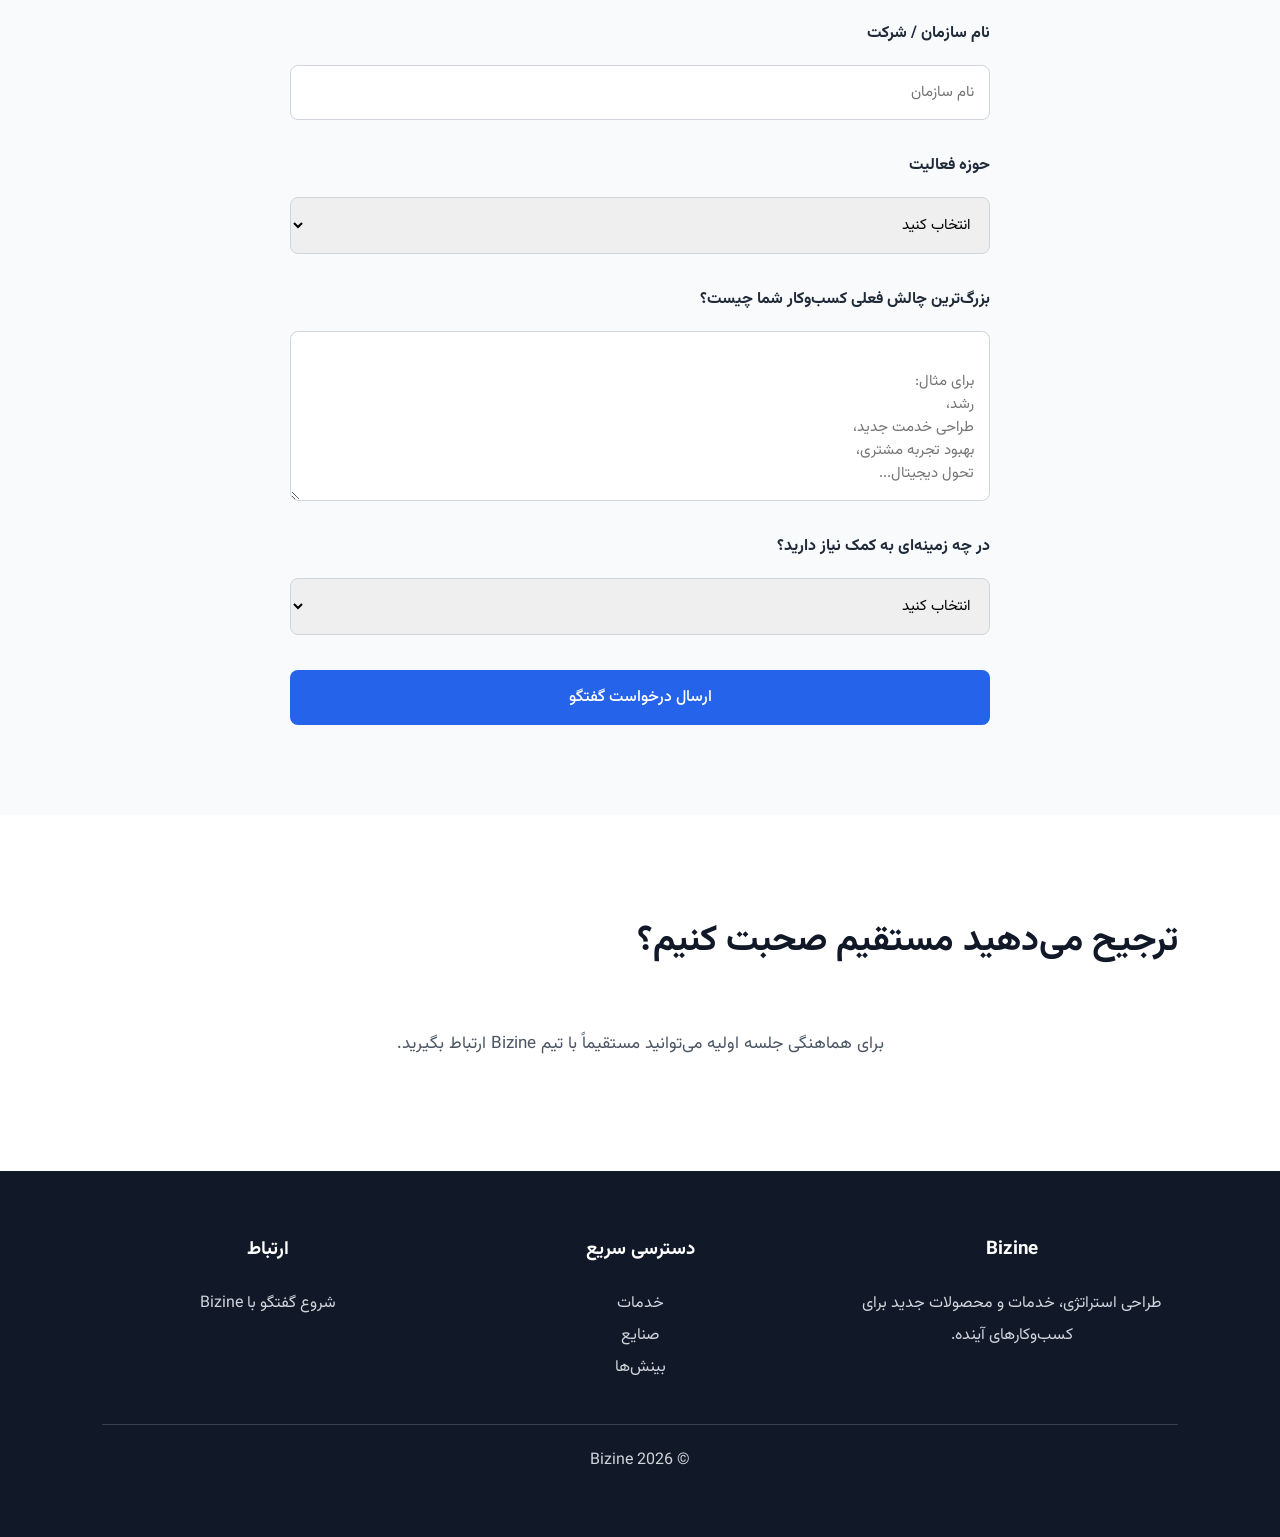
<file: pages/contact.html>
<!DOCTYPE html>

<html lang="fa" dir="rtl">


<head>


<meta charset="UTF-8">

<meta name="viewport" content="width=device-width, initial-scale=1.0">


<title>
Contact Bizine | شروع گفتگو
</title>


<meta name="description"
content="
با Bizine درباره چالش‌های رشد،
نوآوری و تحول کسب‌وکار خود گفتگو کنید.
">


<link rel="stylesheet"
href="../assets/css/style.css">


</head>




<body>





<!-- Navigation -->

<nav class="navbar">

<div class="logo">
<a href="../../index.html">
Bizine
</a>
</div>


<ul class="menu">


<li>
<a href="../../index.html">
خانه
</a>
</li>


<li>
<a href="../services.html">
خدمات
</a>
</li>


<li>
<a href="../industries/index.html">
صنایع
</a>
</li>


<li>
<a href="../insights/index.html">
بینش‌ها
</a>
</li>


<li>
<a href="../case-studies.html">
تجربه‌ها
</a>
</li>


<li>
<a href="../about.html">
درباره ما
</a>
</li>


<li>
<a href="../contact.html">
تماس
</a>
</li>


</ul>


</nav>





<!-- Hero -->


<header class="hero">


<section class="hero-content">


<h1>

بیایید درباره چالش کسب‌وکار شما صحبت کنیم

</h1>



<p>

هر تحول بزرگی با شناخت درست مسئله شروع می‌شود.
در اولین گفتگو تلاش می‌کنیم تصویر واضح‌تری از شرایط،
اهداف و فرصت‌های شما ایجاد کنیم.

</p>



</section>


</header>









<!-- Contact Intro -->


<section class="section">


<h2>

شروع همکاری چگونه است؟

</h2>



<div class="cards">



<div class="card">


<h3>
۱. گفتگو اولیه
</h3>


<p>

در یک گفتگوی کوتاه،
چالش و اهداف کسب‌وکار شما را بررسی می‌کنیم.

</p>


</div>




<div class="card">


<h3>
۲. شناخت مسئله
</h3>


<p>

با بررسی شرایط موجود،
مسئله اصلی و فرصت‌های احتمالی را مشخص می‌کنیم.

</p>


</div>




<div class="card">


<h3>
۳. پیشنهاد مسیر همکاری
</h3>


<p>

بر اساس نیاز شما،
مناسب‌ترین مسیر همکاری را پیشنهاد می‌دهیم.

</p>


</div>



</div>


</section>









<!-- Form -->


<section class="section light">



<h2>

چند اطلاعات اولیه درباره چالش شما

</h2>



<form class="contact-form">



<label>
نام و نام خانوادگی
</label>


<input 
type="text"
placeholder="نام شما">





<label>
نام سازمان / شرکت
</label>


<input
type="text"
placeholder="نام سازمان">





<label>
حوزه فعالیت
</label>


<select>


<option>
انتخاب کنید
</option>


<option>
سلامت و درمان
</option>


<option>
فناوری
</option>


<option>
خدمات
</option>


<option>
صنعت
</option>


<option>
سایر
</option>


</select>







<label>

بزرگ‌ترین چالش فعلی کسب‌وکار شما چیست؟

</label>


<textarea
rows="6"
placeholder="
برای مثال:
رشد،
طراحی خدمت جدید،
بهبود تجربه مشتری،
تحول دیجیتال...
"></textarea>






<label>

در چه زمینه‌ای به کمک نیاز دارید؟

</label>



<select>


<option>
انتخاب کنید
</option>


<option>
استراتژی کسب‌وکار
</option>


<option>
طراحی خدمات
</option>


<option>
نوآوری
</option>


<option>
تحول دیجیتال
</option>


<option>
توسعه محصول جدید
</option>


</select>






<button
class="primary-btn"
type="submit">

ارسال درخواست گفتگو

</button>




</form>




</section>









<!-- Alternative Contact -->


<section class="section">


<h2>

ترجیح می‌دهید مستقیم صحبت کنیم؟

</h2>



<p class="center-text">

برای هماهنگی جلسه اولیه می‌توانید مستقیماً با تیم Bizine ارتباط بگیرید.

</p>


</section>



<footer>

<div class="footer-content">


<div>

<h3>
Bizine
</h3>


<p>

طراحی استراتژی،
خدمات و محصولات جدید برای کسب‌وکارهای آینده.

</p>


</div>



<div>

<h3>
دسترسی سریع
</h3>


<p>
خدمات
</p>

<p>
صنایع
</p>

<p>
بینش‌ها
</p>


</div>




<div>

<h3>
ارتباط
</h3>


<p>
شروع گفتگو با Bizine
</p>


</div>


</div>



<p class="copyright">

© 2026 Bizine

</p>


</footer>



</body>

</html>
</file>
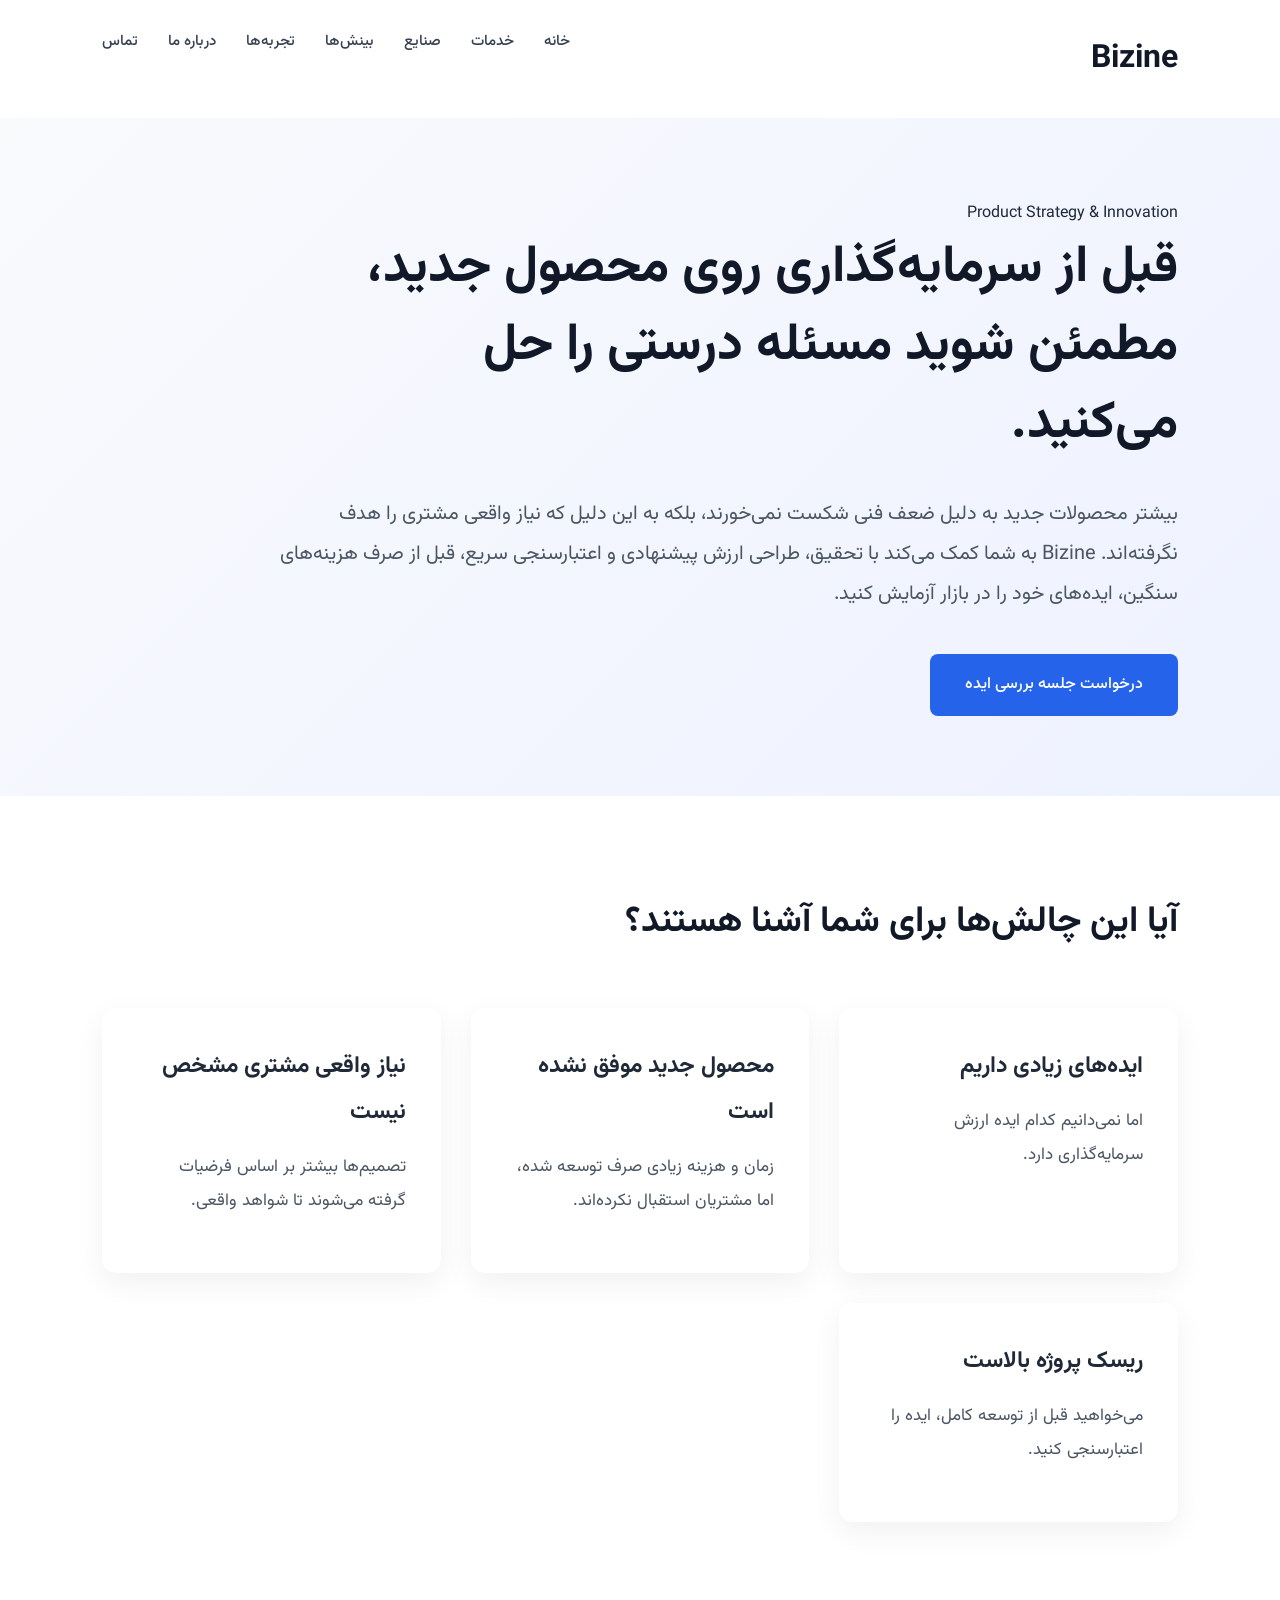
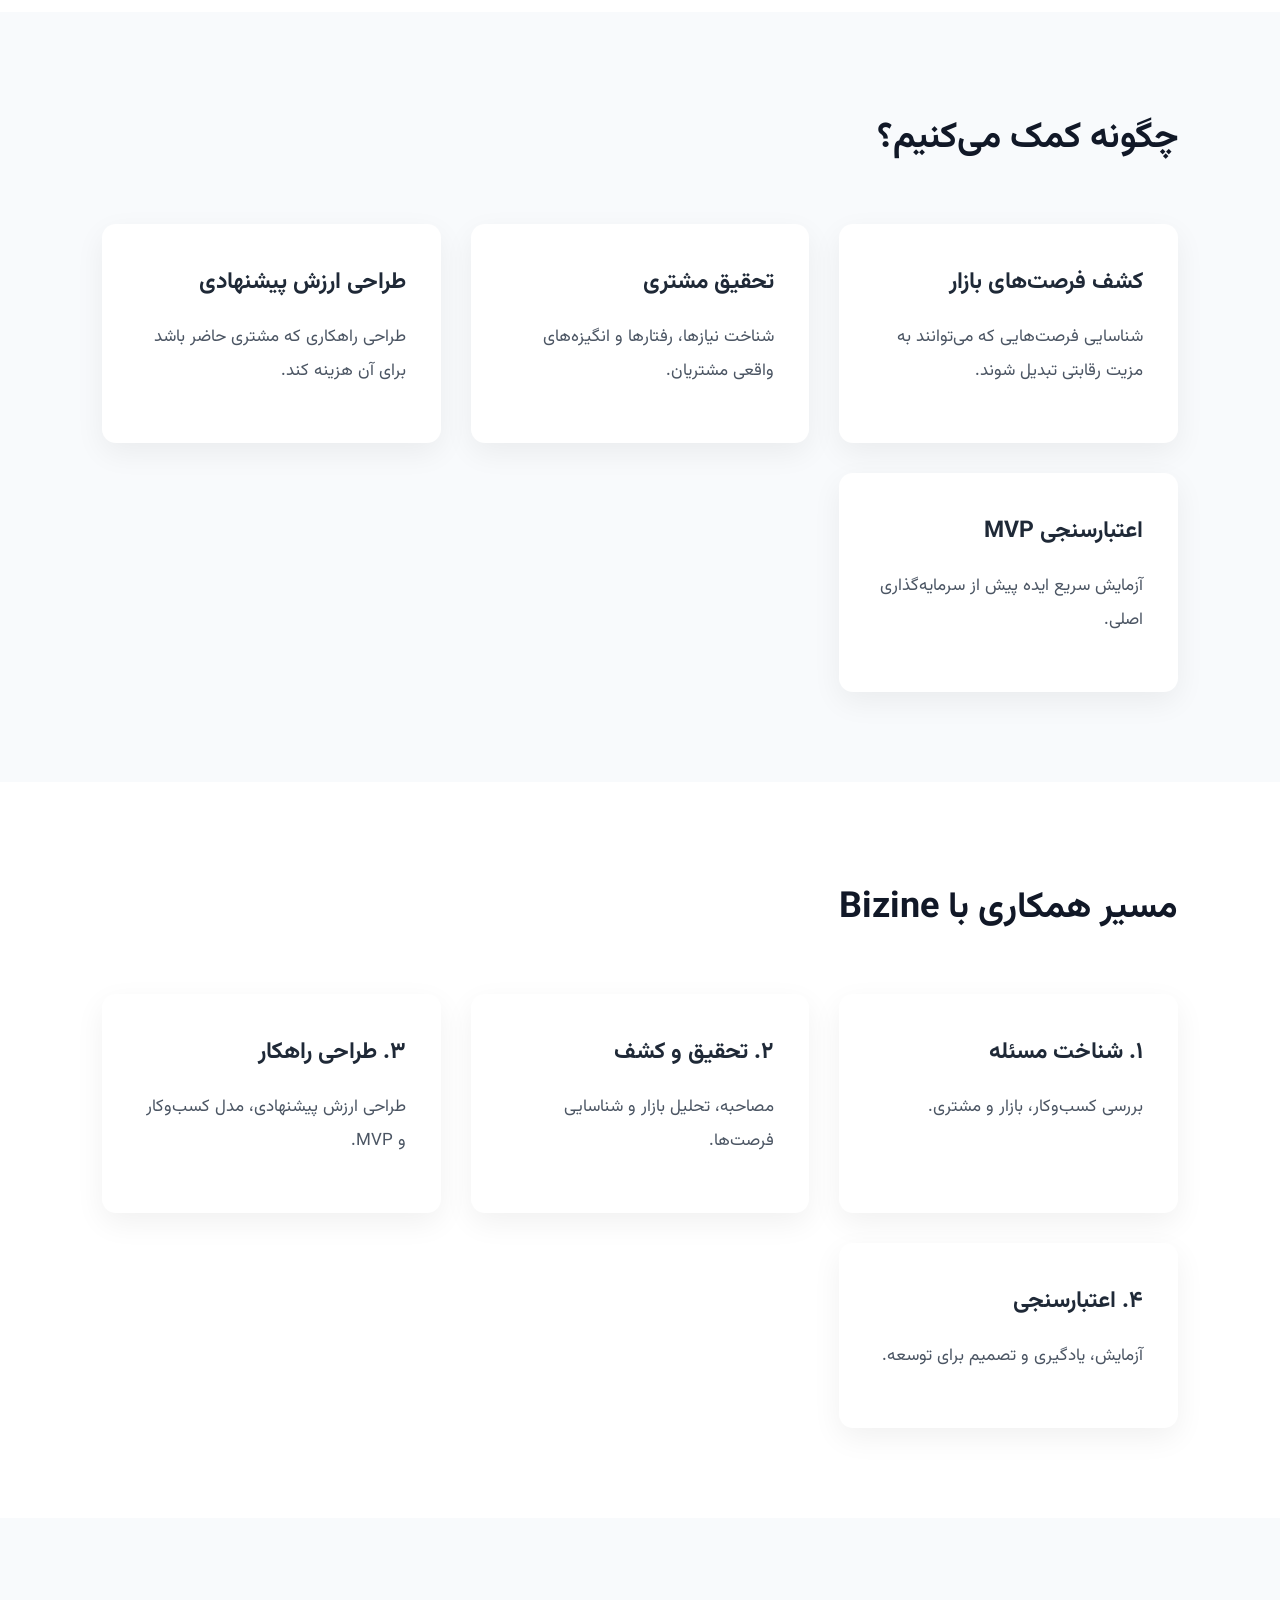
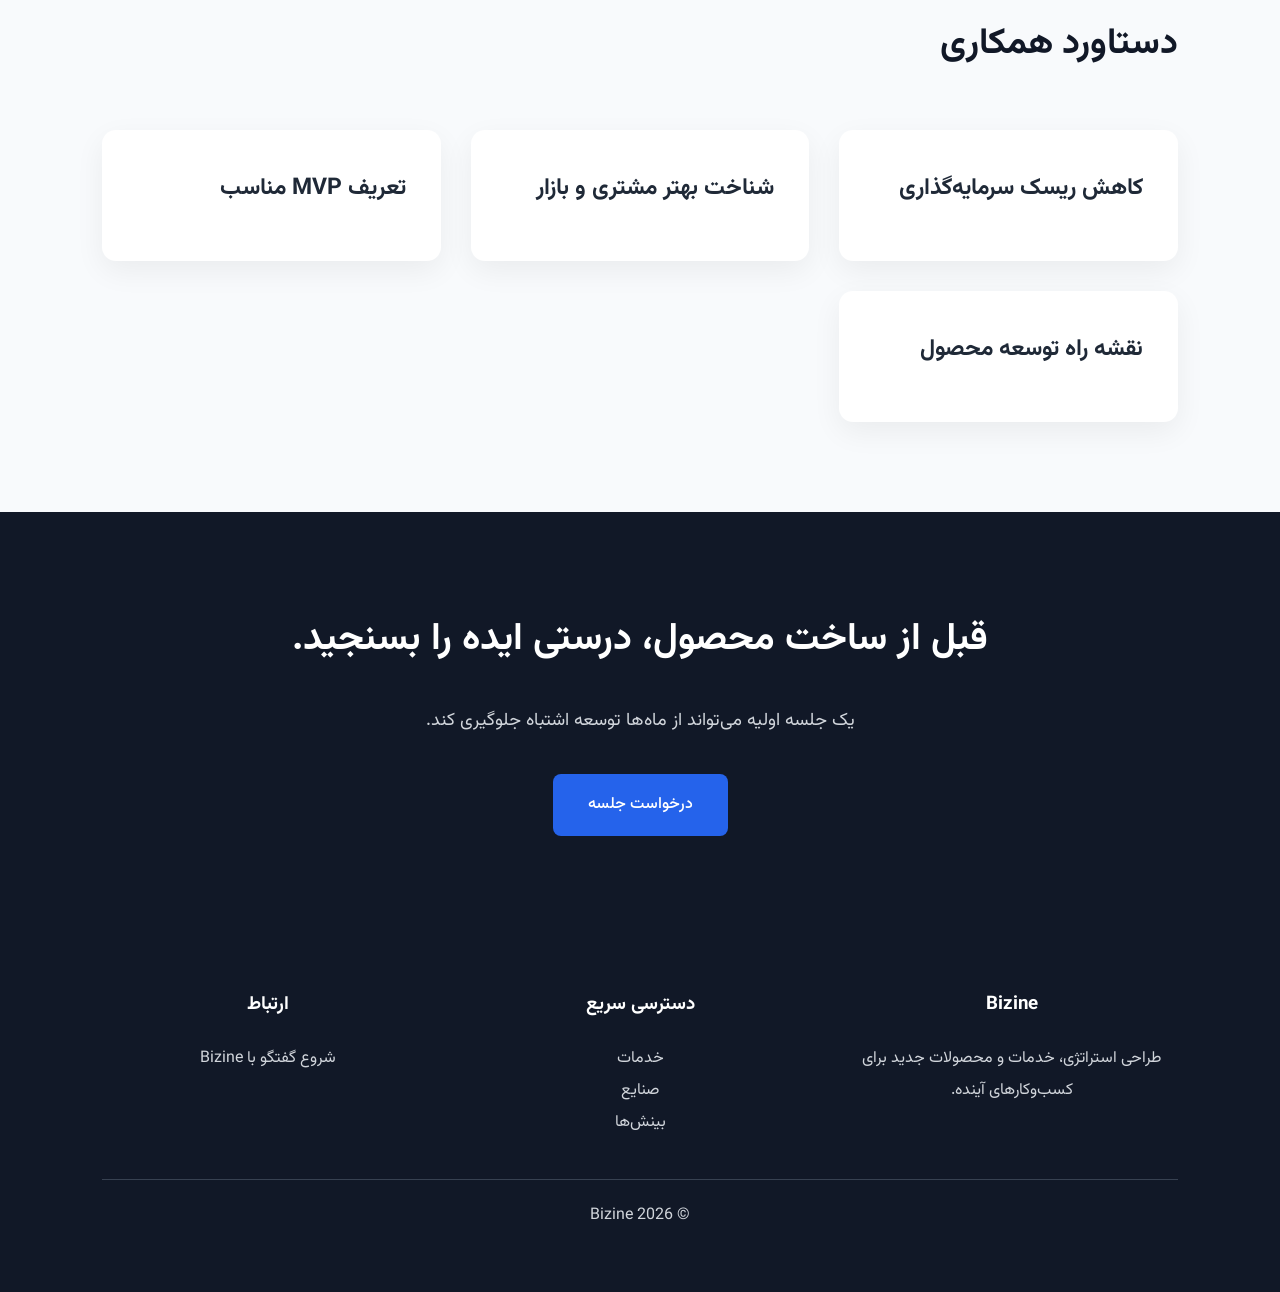
<file: pages/product-innovation.html>
<!DOCTYPE html>
<html lang="fa" dir="rtl">

<head>
    <meta charset="UTF-8">
    <meta name="viewport" content="width=device-width, initial-scale=1.0">

    <title>Product Strategy & Innovation | Bizine</title>

    <meta name="description"
        content="Bizine به سازمان‌ها کمک می‌کند محصولات و خدمات جدید را با ریسک کمتر طراحی، اعتبارسنجی و توسعه دهند.">

    <link rel="stylesheet" href="../assets/css/style.css">
</head>

<body>

    <!-- Navigation -->

    <nav class="navbar">

<div class="logo">
<a href="../../index.html">
Bizine
</a>
</div>


<ul class="menu">


<li>
<a href="../../index.html">
خانه
</a>
</li>


<li>
<a href="../services.html">
خدمات
</a>
</li>


<li>
<a href="../industries/index.html">
صنایع
</a>
</li>


<li>
<a href="../insights/index.html">
بینش‌ها
</a>
</li>


<li>
<a href="../case-studies.html">
تجربه‌ها
</a>
</li>


<li>
<a href="../about.html">
درباره ما
</a>
</li>


<li>
<a href="../contact.html">
تماس
</a>
</li>


</ul>


</nav>





    <!-- Hero -->

    <header class="hero">

        <div class="hero-content">

            <span class="section-tag">
                Product Strategy & Innovation
            </span>

            <h1>

                قبل از سرمایه‌گذاری روی محصول جدید،
                مطمئن شوید مسئله درستی را حل می‌کنید.

            </h1>

            <p>

                بیشتر محصولات جدید به دلیل ضعف فنی شکست نمی‌خورند،
                بلکه به این دلیل که نیاز واقعی مشتری را هدف نگرفته‌اند.

                Bizine به شما کمک می‌کند با تحقیق، طراحی ارزش پیشنهادی
                و اعتبارسنجی سریع، قبل از صرف هزینه‌های سنگین،
                ایده‌های خود را در بازار آزمایش کنید.

            </p>

            <a href="../contact.html" class="primary-btn">

                درخواست جلسه بررسی ایده

            </a>

        </div>

    </header>





    <!-- Challenges -->

    <section class="section">

        <h2>

            آیا این چالش‌ها برای شما آشنا هستند؟

        </h2>

        <div class="cards">

            <div class="card">

                <h3>

                    ایده‌های زیادی داریم

                </h3>

                <p>

                    اما نمی‌دانیم کدام ایده ارزش سرمایه‌گذاری دارد.

                </p>

            </div>

            <div class="card">

                <h3>

                    محصول جدید موفق نشده است

                </h3>

                <p>

                    زمان و هزینه زیادی صرف توسعه شده،
                    اما مشتریان استقبال نکرده‌اند.

                </p>

            </div>

            <div class="card">

                <h3>

                    نیاز واقعی مشتری مشخص نیست

                </h3>

                <p>

                    تصمیم‌ها بیشتر بر اساس فرضیات گرفته می‌شوند
                    تا شواهد واقعی.

                </p>

            </div>

            <div class="card">

                <h3>

                    ریسک پروژه بالاست

                </h3>

                <p>

                    می‌خواهید قبل از توسعه کامل،
                    ایده را اعتبارسنجی کنید.

                </p>

            </div>

        </div>

    </section>





    <!-- Services -->

    <section class="section light">

        <h2>

            چگونه کمک می‌کنیم؟

        </h2>

        <div class="cards">

            <div class="card">

                <h3>

                    کشف فرصت‌های بازار

                </h3>

                <p>

                    شناسایی فرصت‌هایی که می‌توانند
                    به مزیت رقابتی تبدیل شوند.

                </p>

            </div>

            <div class="card">

                <h3>

                    تحقیق مشتری

                </h3>

                <p>

                    شناخت نیازها،
                    رفتارها و انگیزه‌های واقعی مشتریان.

                </p>

            </div>

            <div class="card">

                <h3>

                    طراحی ارزش پیشنهادی

                </h3>

                <p>

                    طراحی راهکاری که مشتری
                    حاضر باشد برای آن هزینه کند.

                </p>

            </div>

            <div class="card">

                <h3>

                    اعتبارسنجی MVP

                </h3>

                <p>

                    آزمایش سریع ایده
                    پیش از سرمایه‌گذاری اصلی.

                </p>

            </div>

        </div>

    </section>





    <!-- Process -->

    <section class="section">

        <h2>

            مسیر همکاری با Bizine

        </h2>

        <div class="cards">

            <div class="card">

                <h3>

                    ۱. شناخت مسئله

                </h3>

                <p>

                    بررسی کسب‌وکار،
                    بازار و مشتری.

                </p>

            </div>

            <div class="card">

                <h3>

                    ۲. تحقیق و کشف

                </h3>

                <p>

                    مصاحبه،
                    تحلیل بازار
                    و شناسایی فرصت‌ها.

                </p>

            </div>

            <div class="card">

                <h3>

                    ۳. طراحی راهکار

                </h3>

                <p>

                    طراحی ارزش پیشنهادی،
                    مدل کسب‌وکار و MVP.

                </p>

            </div>

            <div class="card">

                <h3>

                    ۴. اعتبارسنجی

                </h3>

                <p>

                    آزمایش،
                    یادگیری
                    و تصمیم برای توسعه.

                </p>

            </div>

        </div>

    </section>





    <!-- Deliverables -->

    <section class="section light">

        <h2>

            دستاورد همکاری

        </h2>

        <div class="cards">

            <div class="card">

                <h3>

                    کاهش ریسک سرمایه‌گذاری

                </h3>

            </div>

            <div class="card">

                <h3>

                    شناخت بهتر مشتری و بازار

                </h3>

            </div>

            <div class="card">

                <h3>

                    تعریف MVP مناسب

                </h3>

            </div>

            <div class="card">

                <h3>

                    نقشه راه توسعه محصول

                </h3>

            </div>

        </div>

    </section>





    <!-- CTA -->

    <section class="cta">

        <h2>

            قبل از ساخت محصول،
            درستی ایده را بسنجید.

        </h2>

        <p>

            یک جلسه اولیه می‌تواند
            از ماه‌ها توسعه اشتباه جلوگیری کند.

        </p>

        <a href="../contact.html" class="primary-btn">

            درخواست جلسه

        </a>

    </section>



<footer>

<div class="footer-content">


<div>

<h3>
Bizine
</h3>


<p>

طراحی استراتژی،
خدمات و محصولات جدید برای کسب‌وکارهای آینده.

</p>


</div>



<div>

<h3>
دسترسی سریع
</h3>


<p>
خدمات
</p>

<p>
صنایع
</p>

<p>
بینش‌ها
</p>


</div>




<div>

<h3>
ارتباط
</h3>


<p>
شروع گفتگو با Bizine
</p>


</div>


</div>



<p class="copyright">

© 2026 Bizine

</p>


</footer>

</body>

</html>
</file>
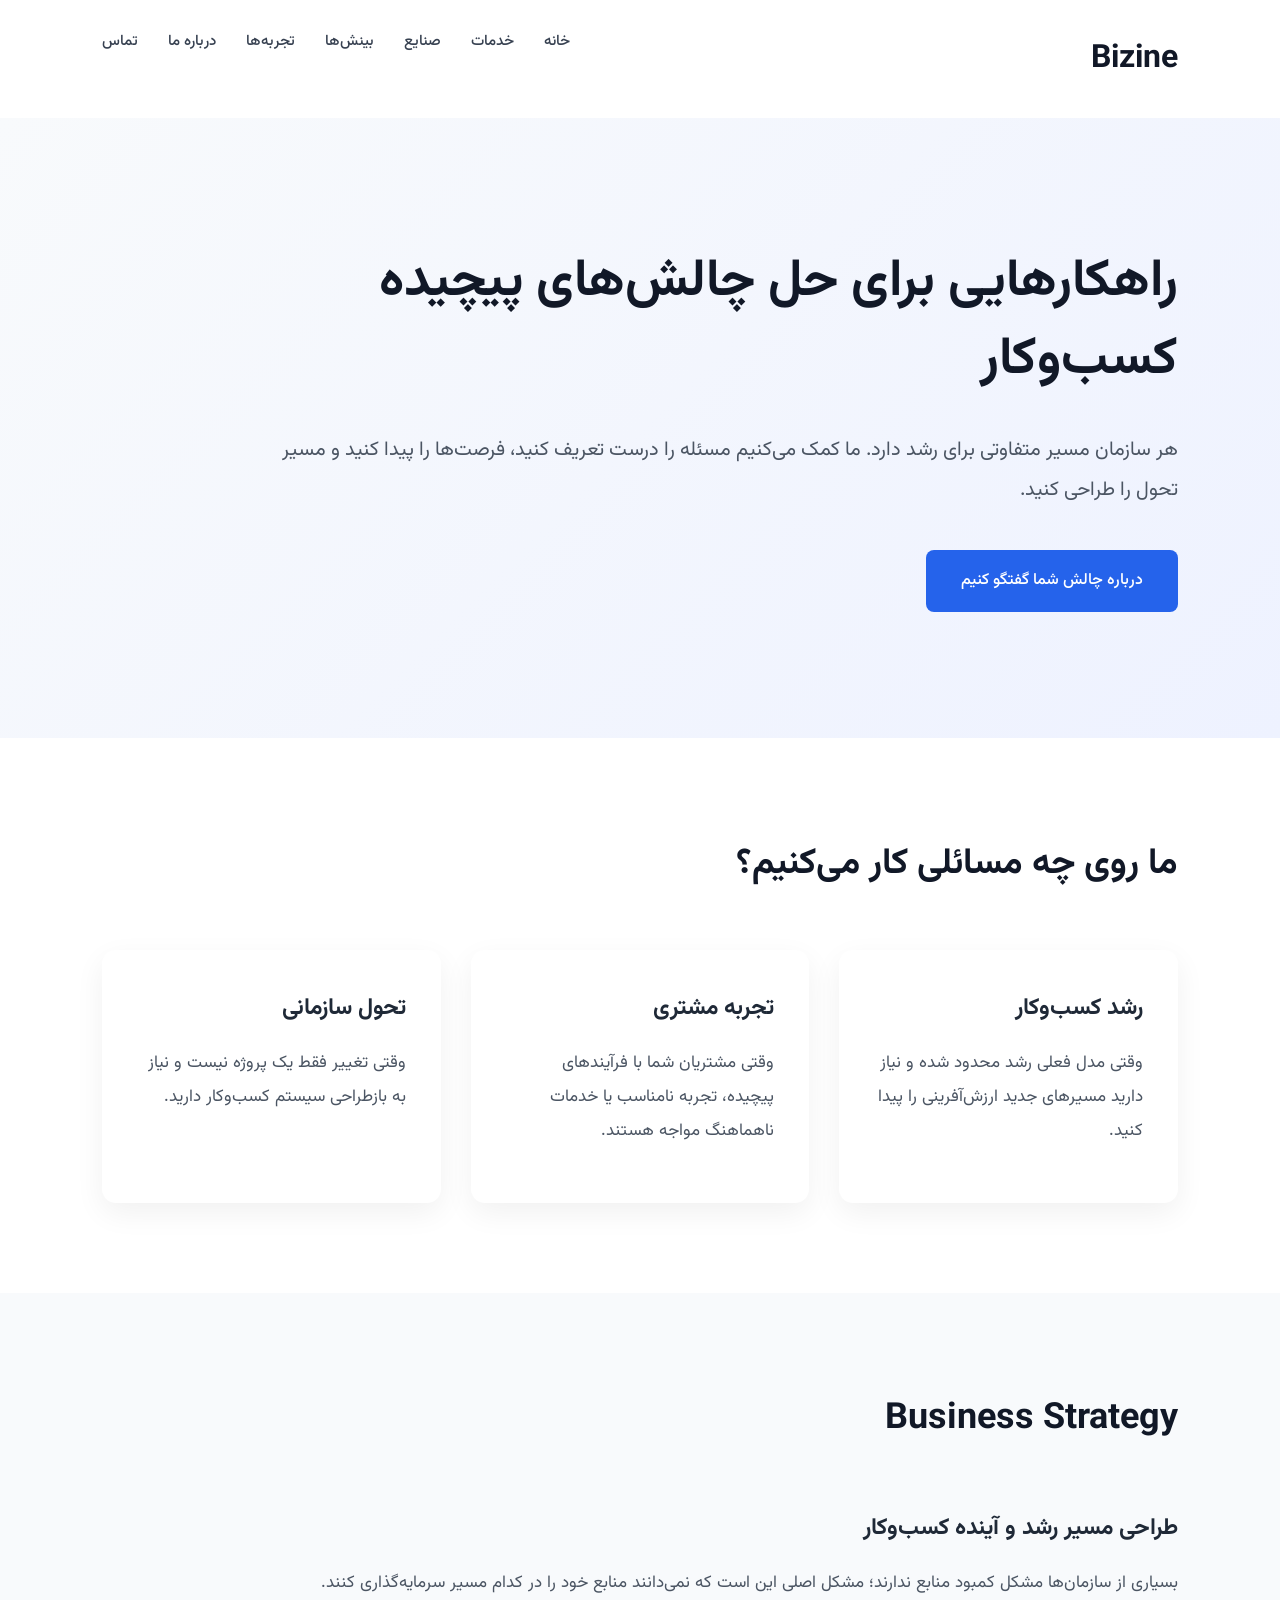
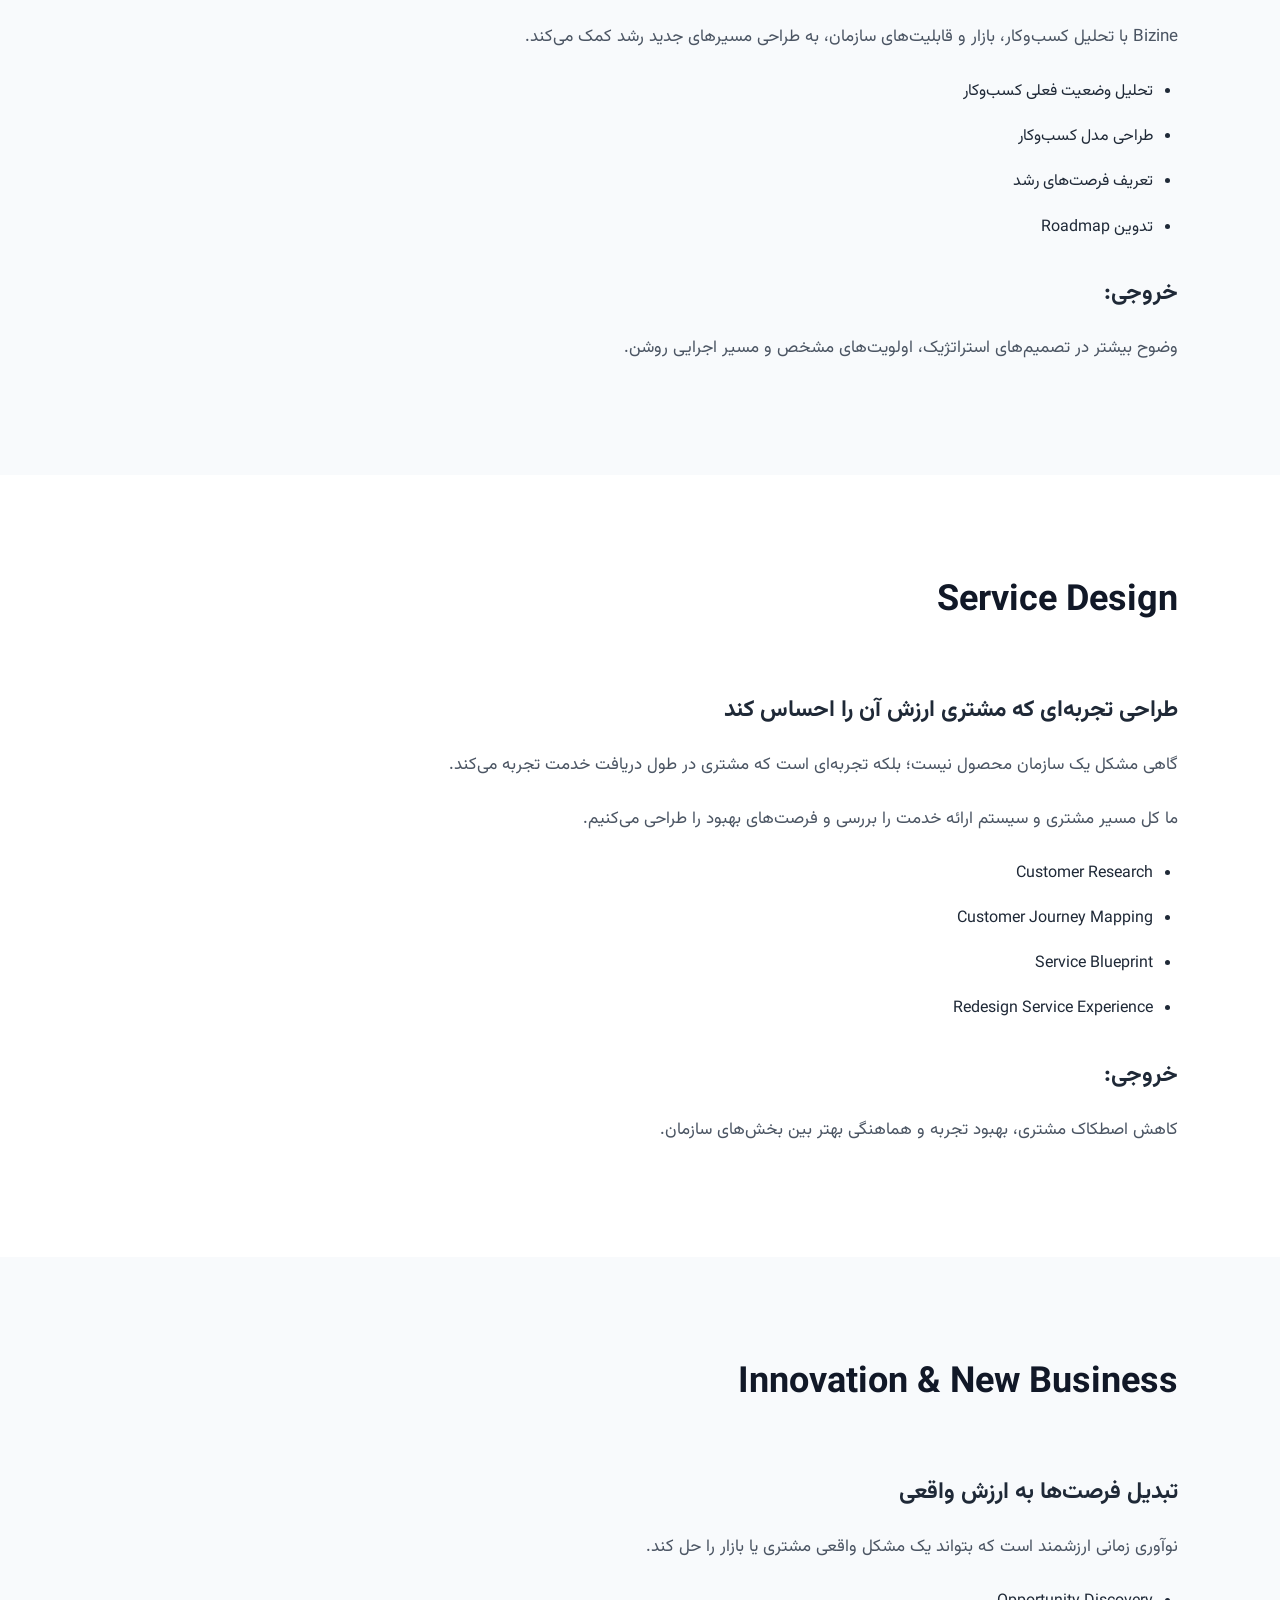
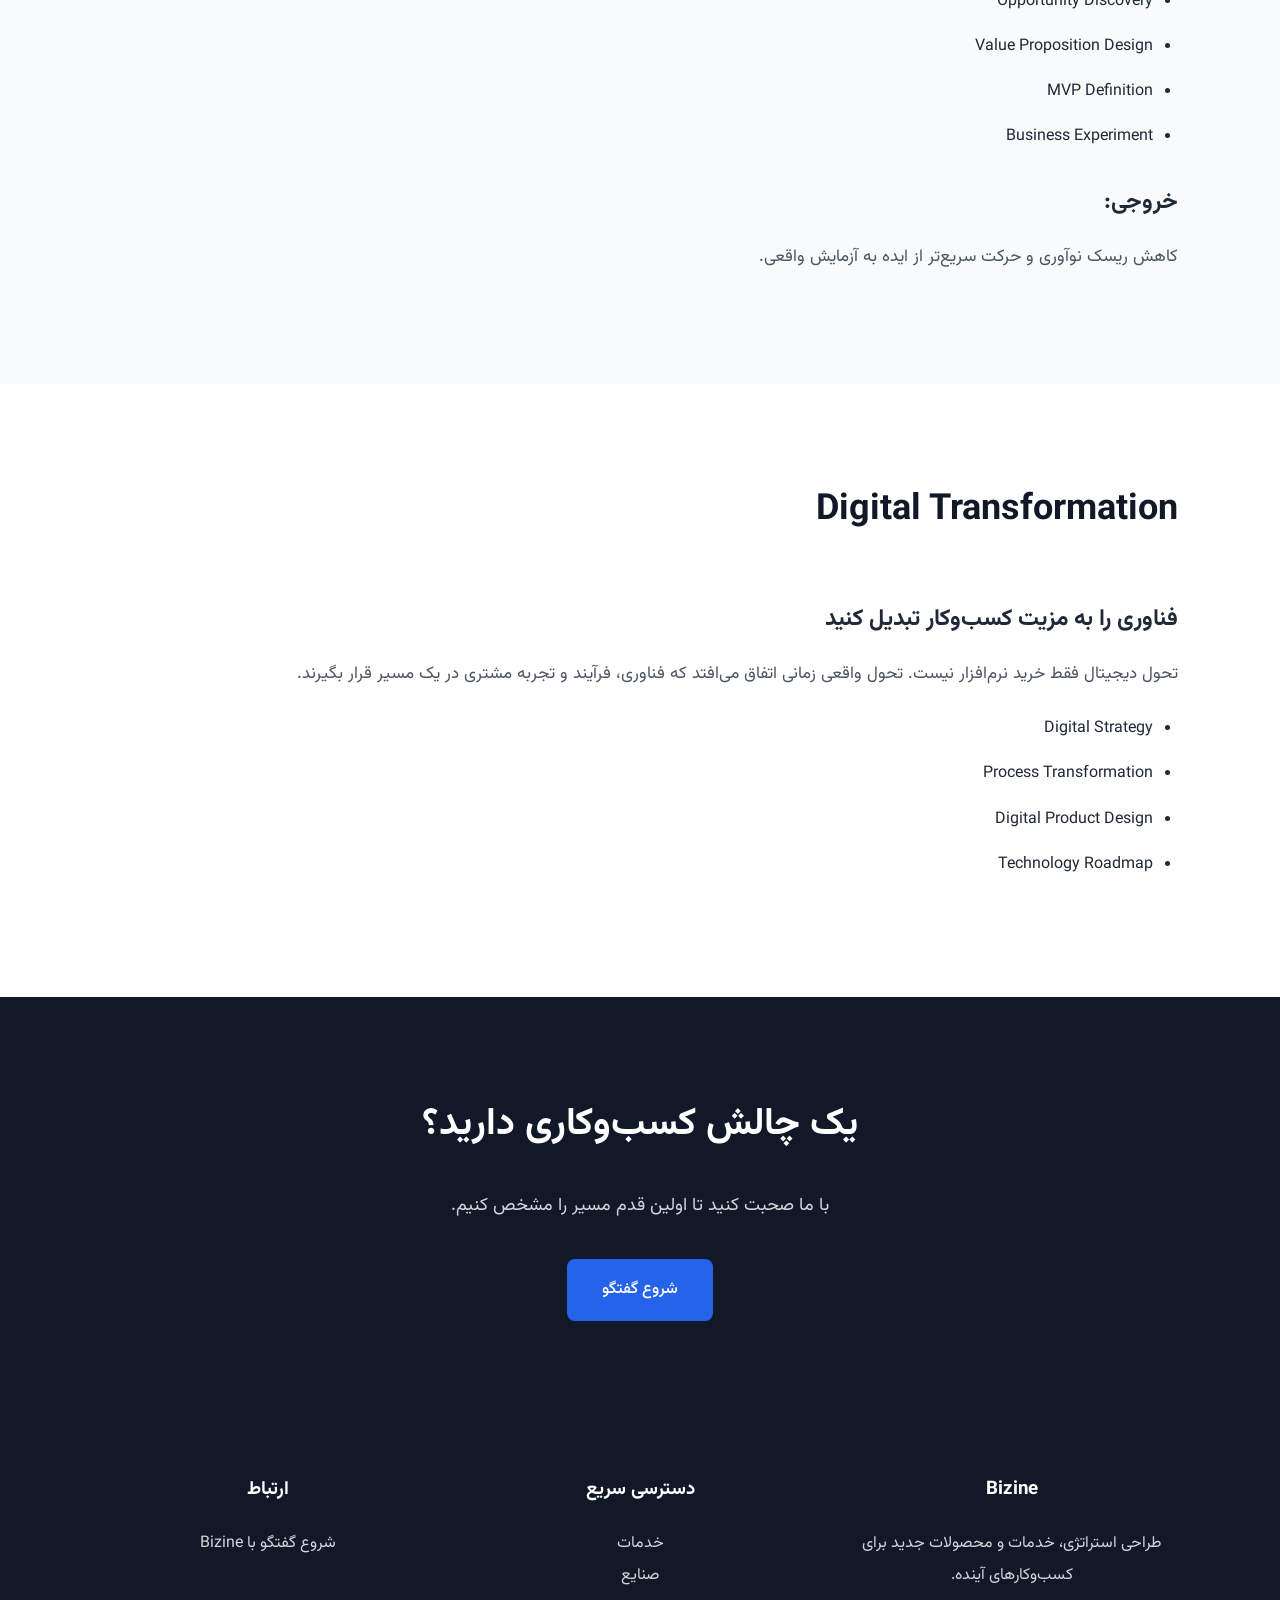
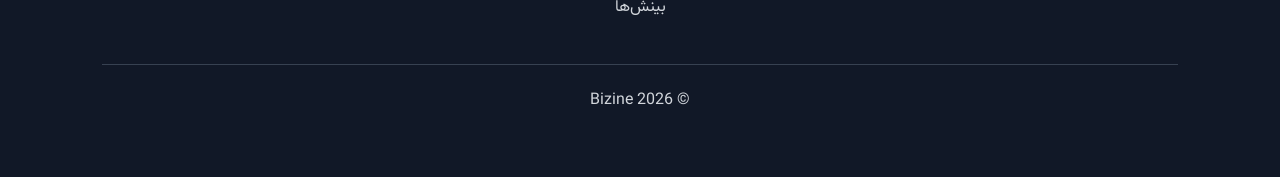
<file: pages/services.html>
<!DOCTYPE html>

<html lang="fa" dir="rtl">

<head>

<meta charset="UTF-8">

<meta name="viewport" content="width=device-width, initial-scale=1.0">


<title>
Bizine Services | راهکارهای کسب‌وکار
</title>


<meta name="description"
content="
خدمات Bizine در حوزه استراتژی کسب‌وکار،
طراحی خدمات، نوآوری و تحول دیجیتال.
">


<link rel="stylesheet"
href="../assets/css/style.css">


</head>


<body>



<!-- Navigation -->

<nav class="navbar">

<div class="logo">
<a href="../../index.html">
Bizine
</a>
</div>


<ul class="menu">


<li>
<a href="../../index.html">
خانه
</a>
</li>


<li>
<a href="../services.html">
خدمات
</a>
</li>


<li>
<a href="../industries/index.html">
صنایع
</a>
</li>


<li>
<a href="../insights/index.html">
بینش‌ها
</a>
</li>


<li>
<a href="../case-studies.html">
تجربه‌ها
</a>
</li>


<li>
<a href="../about.html">
درباره ما
</a>
</li>


<li>
<a href="../contact.html">
تماس
</a>
</li>


</ul>


</nav>





<!-- Hero -->


<header class="hero">


<section class="hero-content">


<h1>

راهکارهایی برای حل چالش‌های پیچیده کسب‌وکار

</h1>


<p>

هر سازمان مسیر متفاوتی برای رشد دارد.
ما کمک می‌کنیم مسئله را درست تعریف کنید،
فرصت‌ها را پیدا کنید و مسیر تحول را طراحی کنید.

</p>



<a href="contact.html"
class="primary-btn">

درباره چالش شما گفتگو کنیم

</a>


</section>


</header>








<!-- Intro -->


<section class="section">


<h2>
ما روی چه مسائلی کار می‌کنیم؟
</h2>


<div class="cards">



<div class="card">


<h3>
رشد کسب‌وکار
</h3>


<p>

وقتی مدل فعلی رشد محدود شده و نیاز دارید
مسیرهای جدید ارزش‌آفرینی را پیدا کنید.

</p>


</div>



<div class="card">


<h3>
تجربه مشتری
</h3>


<p>

وقتی مشتریان شما با فرآیندهای پیچیده،
تجربه نامناسب یا خدمات ناهماهنگ مواجه هستند.

</p>


</div>




<div class="card">


<h3>
تحول سازمانی
</h3>


<p>

وقتی تغییر فقط یک پروژه نیست و نیاز به
بازطراحی سیستم کسب‌وکار دارید.

</p>


</div>


</div>


</section>









<!-- Service 1 -->


<section class="section light">


<h2>
Business Strategy
</h2>


<h3>
طراحی مسیر رشد و آینده کسب‌وکار
</h3>


<p>

بسیاری از سازمان‌ها مشکل کمبود منابع ندارند؛
مشکل اصلی این است که نمی‌دانند منابع خود را
در کدام مسیر سرمایه‌گذاری کنند.

</p>


<p>

Bizine با تحلیل کسب‌وکار، بازار و قابلیت‌های سازمان،
به طراحی مسیرهای جدید رشد کمک می‌کند.

</p>



<ul>

<li>
تحلیل وضعیت فعلی کسب‌وکار
</li>

<li>
طراحی مدل کسب‌وکار
</li>

<li>
تعریف فرصت‌های رشد
</li>

<li>
تدوین Roadmap
</li>

</ul>



<h3>
خروجی:
</h3>


<p>

وضوح بیشتر در تصمیم‌های استراتژیک،
اولویت‌های مشخص و مسیر اجرایی روشن.

</p>


</section>









<!-- Service 2 -->


<section class="section">


<h2>
Service Design
</h2>


<h3>
طراحی تجربه‌ای که مشتری ارزش آن را احساس کند
</h3>


<p>

گاهی مشکل یک سازمان محصول نیست؛
بلکه تجربه‌ای است که مشتری در طول دریافت خدمت تجربه می‌کند.

</p>



<p>

ما کل مسیر مشتری و سیستم ارائه خدمت را بررسی
و فرصت‌های بهبود را طراحی می‌کنیم.

</p>



<ul>

<li>
Customer Research
</li>

<li>
Customer Journey Mapping
</li>

<li>
Service Blueprint
</li>

<li>
Redesign Service Experience
</li>

</ul>



<h3>
خروجی:
</h3>


<p>

کاهش اصطکاک مشتری،
بهبود تجربه و هماهنگی بهتر بین بخش‌های سازمان.

</p>


</section>










<!-- Service 3 -->


<section class="section light">


<h2>
Innovation & New Business
</h2>


<h3>
تبدیل فرصت‌ها به ارزش واقعی
</h3>


<p>

نوآوری زمانی ارزشمند است که بتواند
یک مشکل واقعی مشتری یا بازار را حل کند.

</p>


<ul>

<li>
Opportunity Discovery
</li>

<li>
Value Proposition Design
</li>

<li>
MVP Definition
</li>

<li>
Business Experiment
</li>

</ul>


<h3>
خروجی:
</h3>


<p>

کاهش ریسک نوآوری و حرکت سریع‌تر
از ایده به آزمایش واقعی.

</p>


</section>










<!-- Service 4 -->


<section class="section">


<h2>
Digital Transformation
</h2>


<h3>
فناوری را به مزیت کسب‌وکار تبدیل کنید
</h3>


<p>

تحول دیجیتال فقط خرید نرم‌افزار نیست.
تحول واقعی زمانی اتفاق می‌افتد که فناوری،
فرآیند و تجربه مشتری در یک مسیر قرار بگیرند.

</p>



<ul>

<li>
Digital Strategy
</li>

<li>
Process Transformation
</li>

<li>
Digital Product Design
</li>

<li>
Technology Roadmap
</li>


</ul>


</section>









<!-- CTA -->


<section class="cta">


<h2>

یک چالش کسب‌وکاری دارید؟

</h2>


<p>

با ما صحبت کنید تا اولین قدم مسیر را مشخص کنیم.

</p>



<a href="contact.html"
class="primary-btn">

شروع گفتگو

</a>



</section>



<footer>

<div class="footer-content">


<div>

<h3>
Bizine
</h3>


<p>

طراحی استراتژی،
خدمات و محصولات جدید برای کسب‌وکارهای آینده.

</p>


</div>



<div>

<h3>
دسترسی سریع
</h3>


<p>
خدمات
</p>

<p>
صنایع
</p>

<p>
بینش‌ها
</p>


</div>




<div>

<h3>
ارتباط
</h3>


<p>
شروع گفتگو با Bizine
</p>


</div>


</div>



<p class="copyright">

© 2026 Bizine

</p>


</footer>


</body>

</html>
</file>
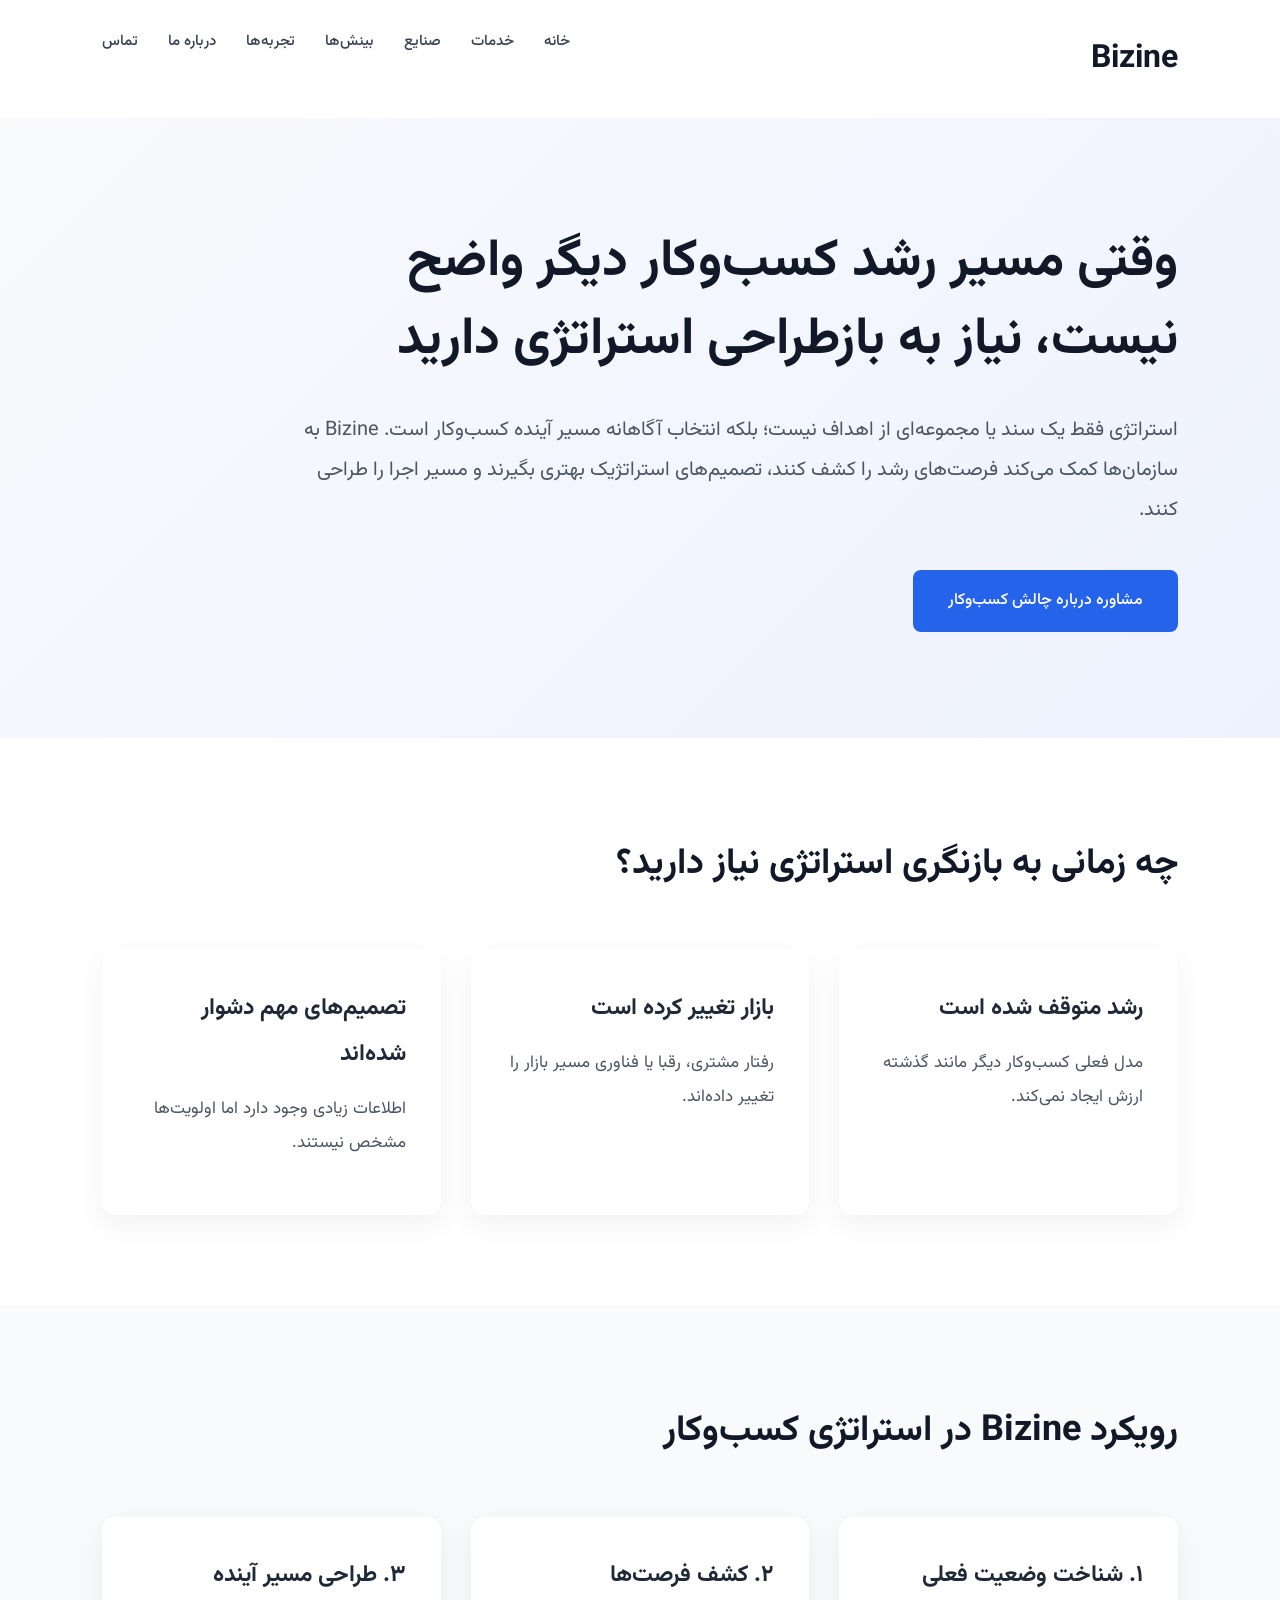
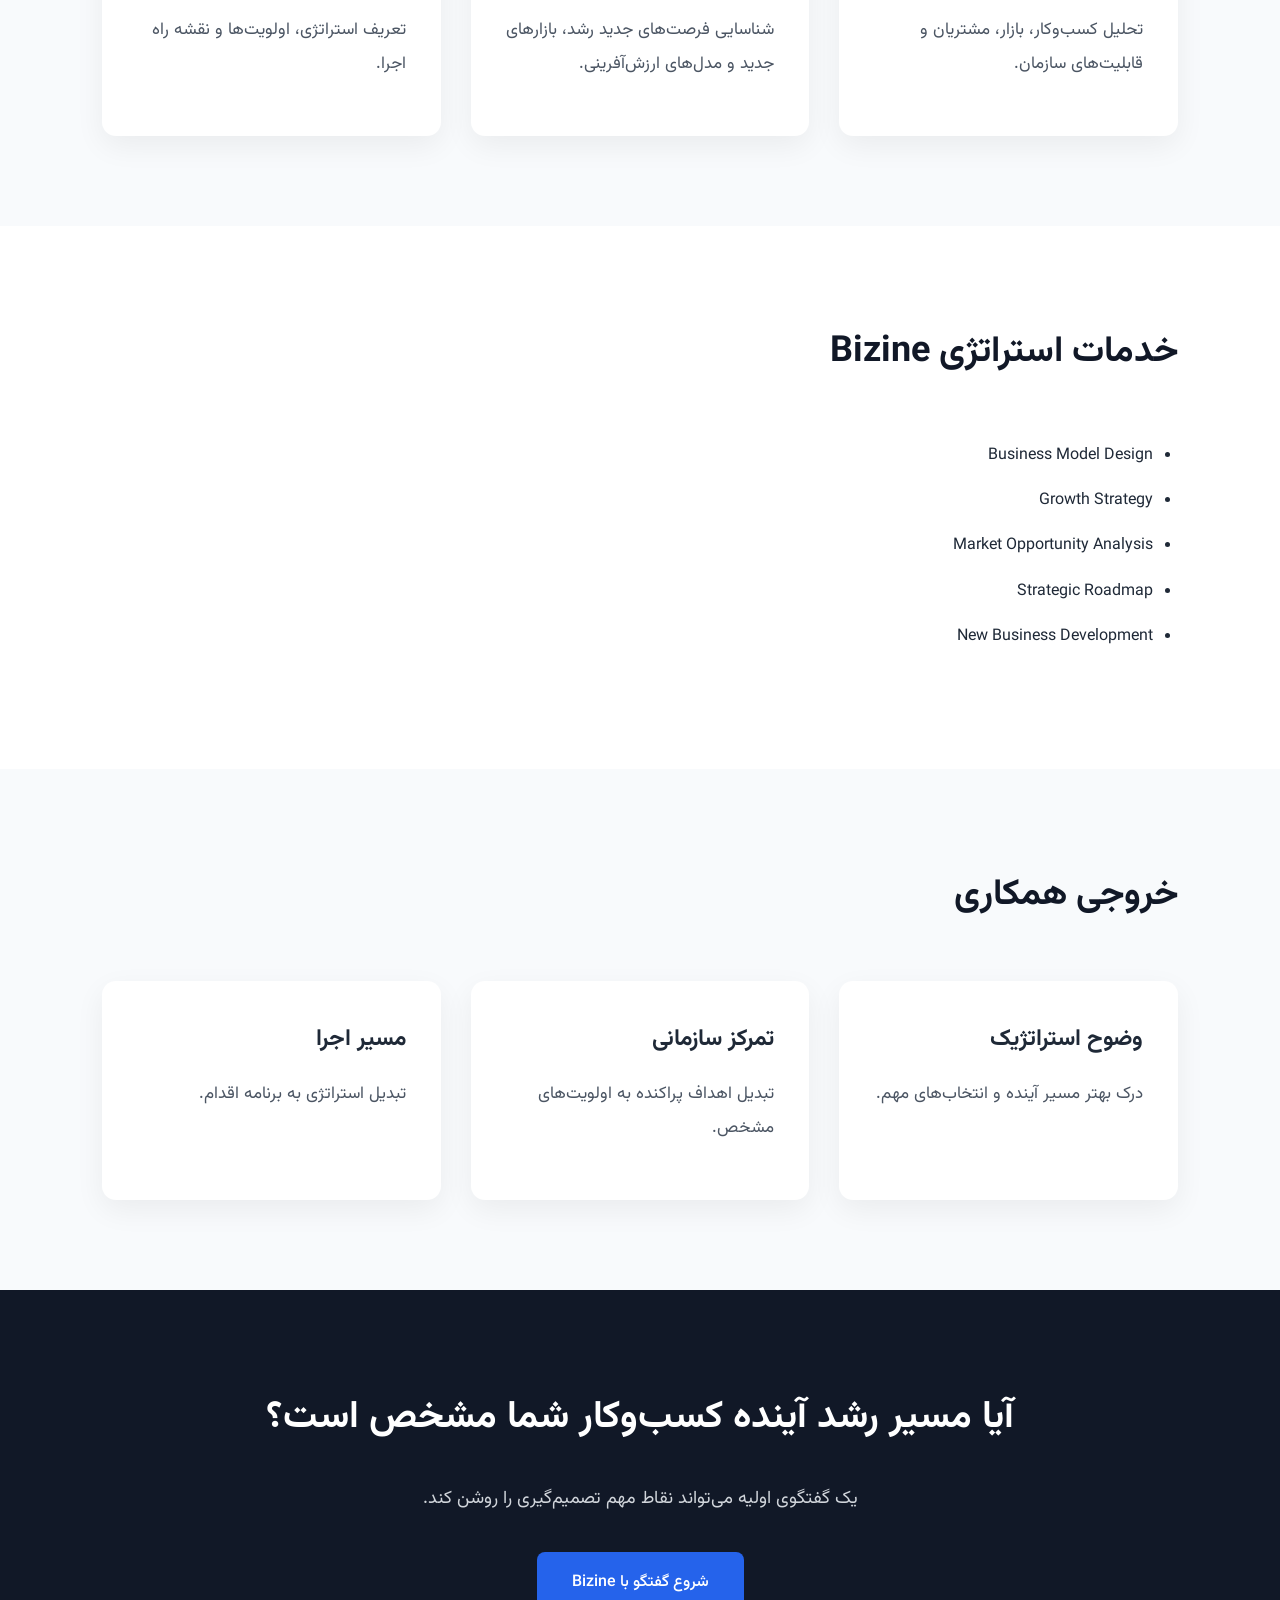
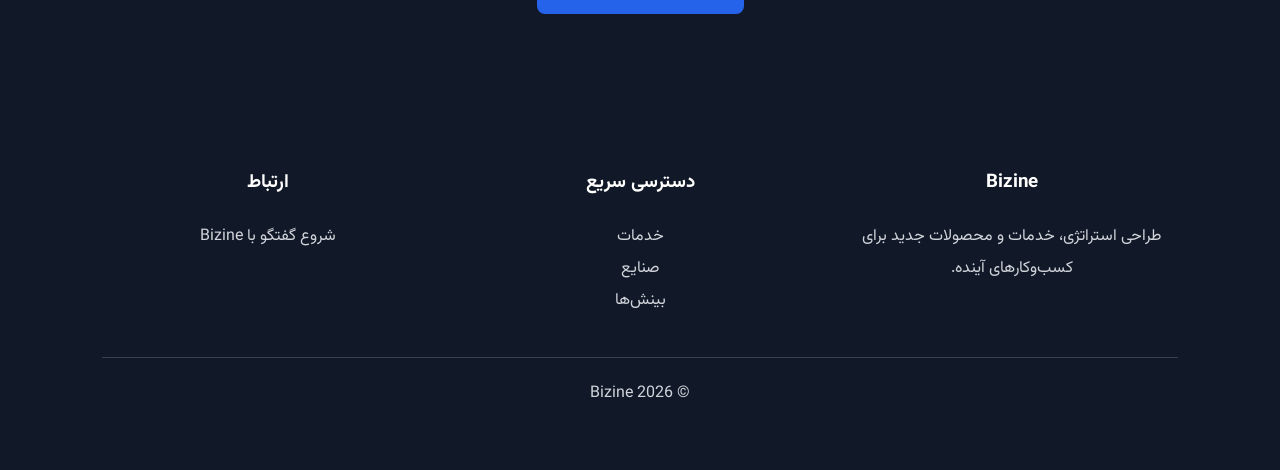
<file: pages/strategy.html>
<!DOCTYPE html>

<html lang="fa" dir="rtl">


<head>


<meta charset="UTF-8">

<meta name="viewport" content="width=device-width, initial-scale=1.0">


<title>
Business Strategy Consulting | Bizine
</title>


<meta name="description"
content="
مشاوره استراتژی کسب‌وکار،
طراحی مسیر رشد و بازنگری مدل کسب‌وکار توسط Bizine.
">


<link rel="stylesheet"
href="../assets/css/style.css">


</head>




<body>



<nav class="navbar">

<div class="logo">
<a href="../../index.html">
Bizine
</a>
</div>


<ul class="menu">


<li>
<a href="../../index.html">
خانه
</a>
</li>


<li>
<a href="../services.html">
خدمات
</a>
</li>


<li>
<a href="../industries/index.html">
صنایع
</a>
</li>


<li>
<a href="../insights/index.html">
بینش‌ها
</a>
</li>


<li>
<a href="../case-studies.html">
تجربه‌ها
</a>
</li>


<li>
<a href="../about.html">
درباره ما
</a>
</li>


<li>
<a href="../contact.html">
تماس
</a>
</li>


</ul>


</nav>






<header class="hero">


<section class="hero-content">


<h1>

وقتی مسیر رشد کسب‌وکار دیگر واضح نیست،
نیاز به بازطراحی استراتژی دارید

</h1>



<p>

استراتژی فقط یک سند یا مجموعه‌ای از اهداف نیست؛
بلکه انتخاب آگاهانه مسیر آینده کسب‌وکار است.

Bizine به سازمان‌ها کمک می‌کند فرصت‌های رشد را
کشف کنند، تصمیم‌های استراتژیک بهتری بگیرند
و مسیر اجرا را طراحی کنند.

</p>



<a href="contact.html"
class="primary-btn">

مشاوره درباره چالش کسب‌وکار

</a>



</section>


</header>









<section class="section">


<h2>

چه زمانی به بازنگری استراتژی نیاز دارید؟

</h2>



<div class="cards">



<div class="card">


<h3>
رشد متوقف شده است
</h3>


<p>

مدل فعلی کسب‌وکار دیگر مانند گذشته
ارزش ایجاد نمی‌کند.

</p>


</div>





<div class="card">


<h3>
بازار تغییر کرده است
</h3>


<p>

رفتار مشتری، رقبا یا فناوری مسیر بازار را تغییر داده‌اند.

</p>


</div>





<div class="card">


<h3>
تصمیم‌های مهم دشوار شده‌اند
</h3>


<p>

اطلاعات زیادی وجود دارد اما اولویت‌ها مشخص نیستند.

</p>


</div>



</div>


</section>









<section class="section light">


<h2>

رویکرد Bizine در استراتژی کسب‌وکار

</h2>



<div class="cards">



<div class="card">


<h3>
۱. شناخت وضعیت فعلی
</h3>


<p>

تحلیل کسب‌وکار،
بازار،
مشتریان و قابلیت‌های سازمان.

</p>


</div>




<div class="card">


<h3>
۲. کشف فرصت‌ها
</h3>


<p>

شناسایی فرصت‌های جدید رشد،
بازارهای جدید و مدل‌های ارزش‌آفرینی.

</p>


</div>




<div class="card">


<h3>
۳. طراحی مسیر آینده
</h3>


<p>

تعریف استراتژی،
اولویت‌ها و نقشه راه اجرا.

</p>


</div>



</div>


</section>









<section class="section">


<h2>

خدمات استراتژی Bizine

</h2>



<ul>


<li>
Business Model Design
</li>


<li>
Growth Strategy
</li>


<li>
Market Opportunity Analysis
</li>


<li>
Strategic Roadmap
</li>


<li>
New Business Development
</li>


</ul>



</section>









<section class="section light">


<h2>

خروجی همکاری

</h2>



<div class="cards">


<div class="card">

<h3>
وضوح استراتژیک
</h3>

<p>
درک بهتر مسیر آینده و انتخاب‌های مهم.
</p>

</div>



<div class="card">

<h3>
تمرکز سازمانی
</h3>

<p>
تبدیل اهداف پراکنده به اولویت‌های مشخص.
</p>

</div>



<div class="card">

<h3>
مسیر اجرا
</h3>

<p>
تبدیل استراتژی به برنامه اقدام.
</p>

</div>



</div>



</section>









<section class="cta">


<h2>

آیا مسیر رشد آینده کسب‌وکار شما مشخص است؟

</h2>


<p>

یک گفتگوی اولیه می‌تواند نقاط مهم تصمیم‌گیری را روشن کند.

</p>



<a href="contact.html"
class="primary-btn">

شروع گفتگو با Bizine

</a>


</section>




<footer>

<div class="footer-content">


<div>

<h3>
Bizine
</h3>


<p>

طراحی استراتژی،
خدمات و محصولات جدید برای کسب‌وکارهای آینده.

</p>


</div>



<div>

<h3>
دسترسی سریع
</h3>


<p>
خدمات
</p>

<p>
صنایع
</p>

<p>
بینش‌ها
</p>


</div>




<div>

<h3>
ارتباط
</h3>


<p>
شروع گفتگو با Bizine
</p>


</div>


</div>



<p class="copyright">

© 2026 Bizine

</p>


</footer>


</body>

</html>
</file>
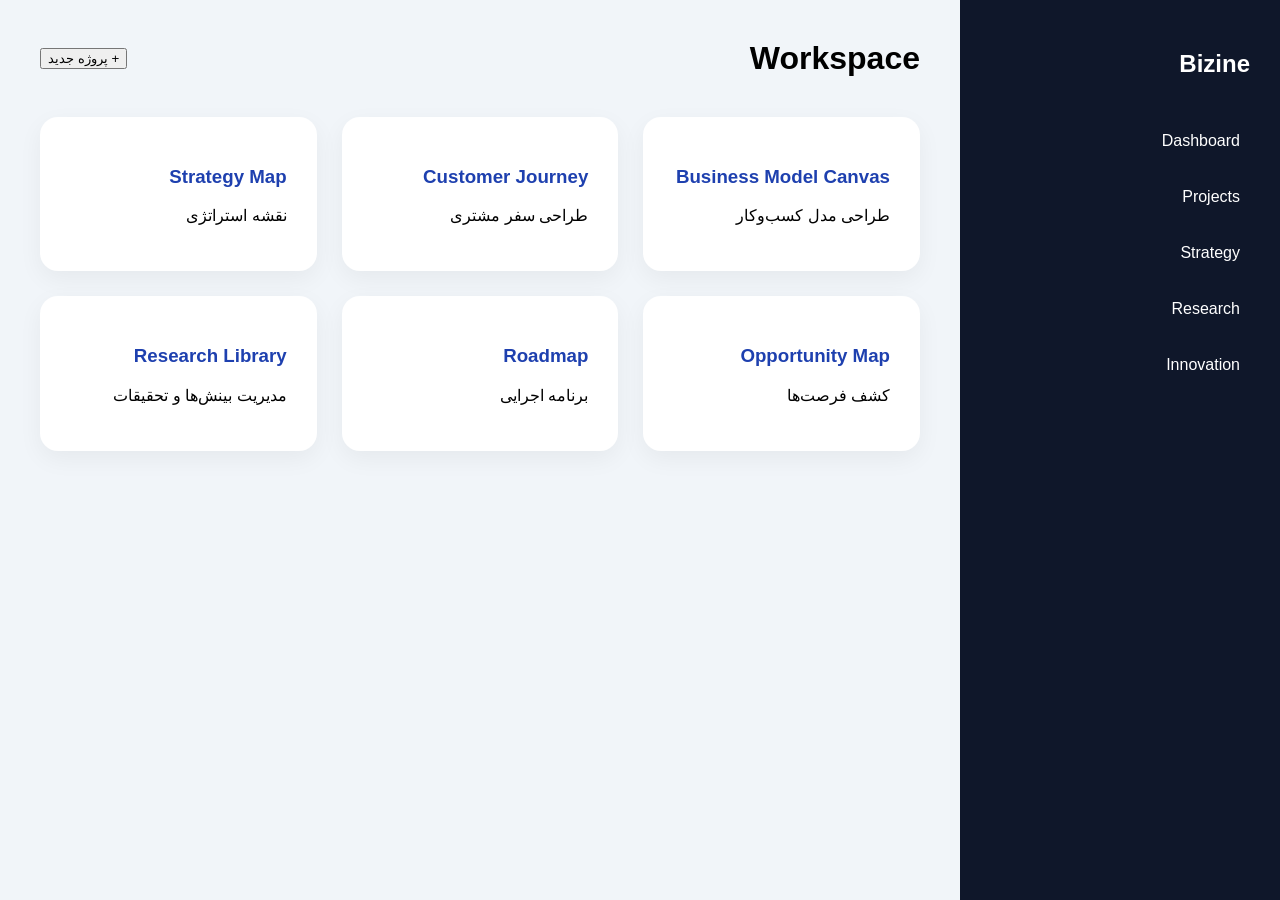
<file: pages/workspace.html>
<!DOCTYPE html>

<html lang="fa" dir="rtl">

<head>

<meta charset="UTF-8">

<title>
Bizine Workspace
</title>


<link rel="stylesheet"
href="../assets/css/dashboard.css">


</head>


<body>


<div class="dashboard">



<aside class="sidebar">


<h2>
Bizine
</h2>


<ul>

<li>
Dashboard
</li>


<li>
Projects
</li>


<li>
Strategy
</li>


<li>
Research
</li>


<li>
Innovation
</li>


</ul>


</aside>




<main class="main">


<div class="header">


<h1>
Workspace
</h1>


<button>
+ پروژه جدید
</button>


</div>




<div class="workspace-grid">



<div class="tool-card"
data-name="Business Model Canvas">

<h3>
Business Model Canvas
</h3>

<p>
طراحی مدل کسب‌وکار
</p>

</div>




<div class="tool-card"
data-name="Customer Journey">

<h3>
Customer Journey
</h3>

<p>
طراحی سفر مشتری
</p>

</div>





<div class="tool-card"
data-name="Strategy Map">

<h3>
Strategy Map
</h3>

<p>
نقشه استراتژی
</p>

</div>





<div class="tool-card"
data-name="Opportunity Map">

<h3>
Opportunity Map
</h3>

<p>
کشف فرصت‌ها
</p>

</div>



<div class="tool-card"
data-name="Roadmap">

<h3>
Roadmap
</h3>

<p>
برنامه اجرایی
</p>

</div>



<div class="tool-card"
data-name="Research">

<h3>
Research Library
</h3>

<p>
مدیریت بینش‌ها و تحقیقات
</p>

</div>



</div>



</main>



</div>



<script src="../assets/js/dashboard.js"></script>


</body>

</html>
</file>
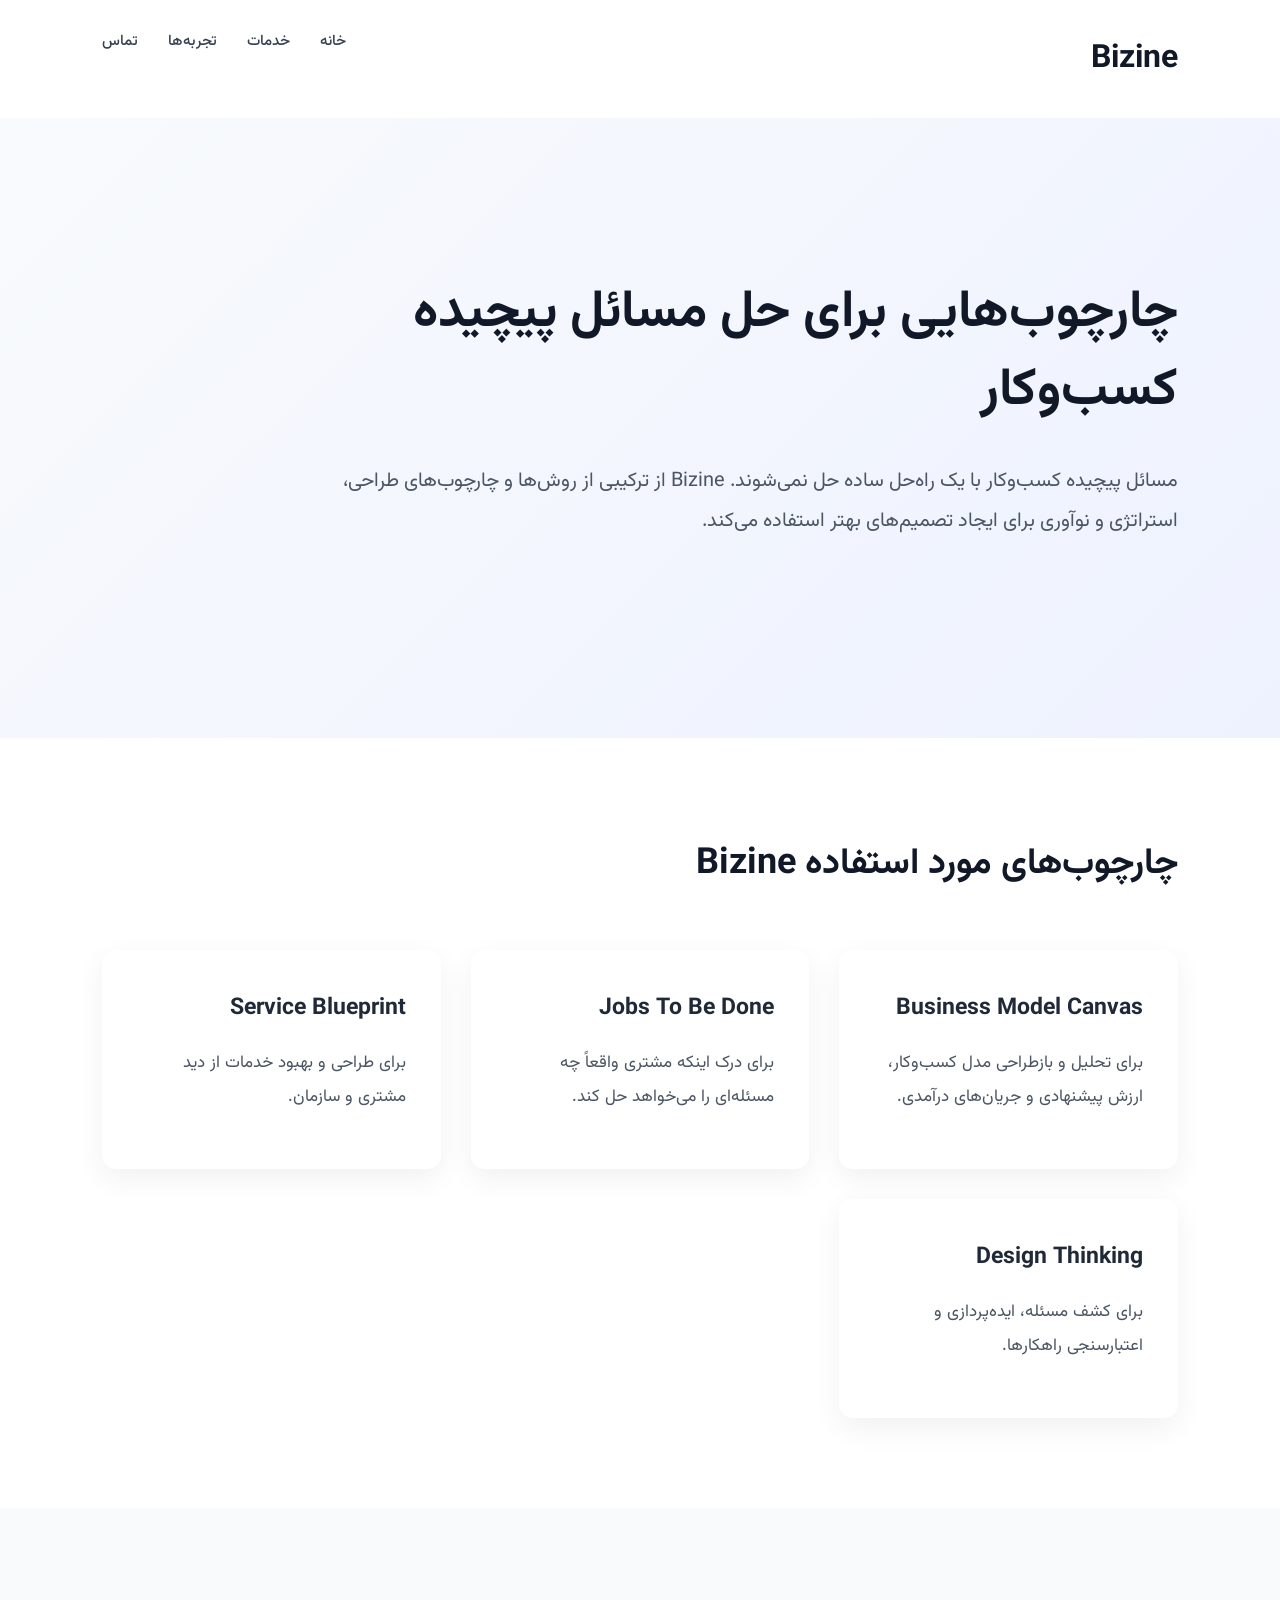
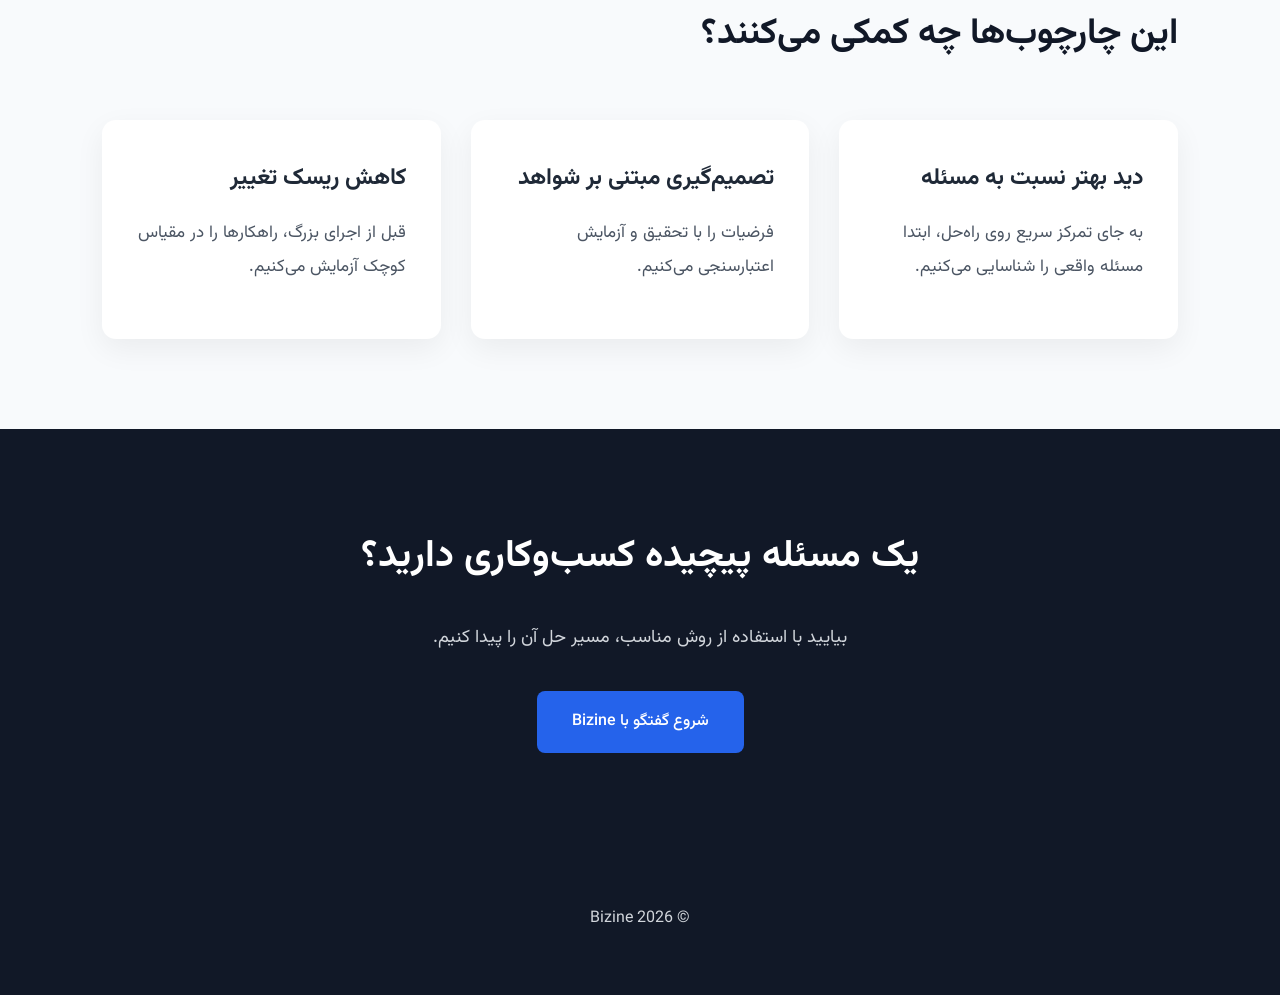
<file: pages/insights/frameworks.html>
<!DOCTYPE html>

<html lang="fa" dir="rtl">

<head>

<meta charset="UTF-8">

<meta name="viewport" content="width=device-width, initial-scale=1.0">


<title>
Business Frameworks | Bizine
</title>


<meta name="description"
content="
چارچوب‌های طراحی کسب‌وکار، استراتژی، نوآوری و تجربه مشتری در Bizine.
">


<link rel="stylesheet"
href="../../assets/css/style.css">


</head>


<body>


<nav class="navbar">


<div class="logo">

Bizine

</div>



<ul class="menu">


<li>
<a href="../../index.html">
خانه
</a>
</li>


<li>
<a href="../services.html">
خدمات
</a>
</li>


<li>
<a href="../case-studies.html">
تجربه‌ها
</a>
</li>


<li>
<a href="../contact.html">
تماس
</a>
</li>


</ul>


</nav>
<header class="hero">


<div class="hero-content">


<h1>

چارچوب‌هایی برای حل مسائل پیچیده کسب‌وکار

</h1>



<p>

مسائل پیچیده کسب‌وکار با یک راه‌حل ساده حل نمی‌شوند.
Bizine از ترکیبی از روش‌ها و چارچوب‌های طراحی،
استراتژی و نوآوری برای ایجاد تصمیم‌های بهتر استفاده می‌کند.

</p>


</div>


</header>

<section class="section">


<h2>

چارچوب‌های مورد استفاده Bizine

</h2>


<div class="cards">


<div class="card">


<h3>

Business Model Canvas

</h3>


<p>

برای تحلیل و بازطراحی مدل کسب‌وکار،
ارزش پیشنهادی و جریان‌های درآمدی.

</p>


</div>



<div class="card">


<h3>

Jobs To Be Done

</h3>


<p>

برای درک اینکه مشتری واقعاً چه مسئله‌ای
را می‌خواهد حل کند.

</p>


</div>



<div class="card">


<h3>

Service Blueprint

</h3>


<p>

برای طراحی و بهبود خدمات
از دید مشتری و سازمان.

</p>


</div>



<div class="card">


<h3>

Design Thinking

</h3>


<p>

برای کشف مسئله،
ایده‌پردازی و اعتبارسنجی راهکارها.

</p>


</div>


</div>


</section>

<section class="section light">


<h2>

این چارچوب‌ها چه کمکی می‌کنند؟

</h2>



<div class="cards">


<div class="card">


<h3>

دید بهتر نسبت به مسئله

</h3>


<p>

به جای تمرکز سریع روی راه‌حل،
ابتدا مسئله واقعی را شناسایی می‌کنیم.

</p>


</div>




<div class="card">


<h3>

تصمیم‌گیری مبتنی بر شواهد

</h3>


<p>

فرضیات را با تحقیق و آزمایش
اعتبارسنجی می‌کنیم.

</p>


</div>



<div class="card">


<h3>

کاهش ریسک تغییر

</h3>


<p>

قبل از اجرای بزرگ،
راهکارها را در مقیاس کوچک آزمایش می‌کنیم.

</p>


</div>



</div>


</section>

<section class="cta">


<h2>

یک مسئله پیچیده کسب‌وکاری دارید؟

</h2>


<p>

بیایید با استفاده از روش مناسب،
مسیر حل آن را پیدا کنیم.

</p>



<a href="../contact.html"
class="primary-btn">

شروع گفتگو با Bizine

</a>



</section>


<footer>

<p>
© 2026 Bizine
</p>

</footer>


</body>

</html>
</file>
<file: assets/css/style.css>
/* 
Bizine V2
Global Styles
*/


* {

box-sizing: border-box;

margin:0;

padding:0;

}

/* Vazirmatn Font */

@font-face {

font-family: 'Vazirmatn';

src: url('../fonts/Vazirmatn-Regular.woff2') format('woff2');

font-weight: 400;

font-style: normal;

}



@font-face {

font-family: 'Vazirmatn';

src: url('../fonts/Vazirmatn-Medium.woff2') format('woff2');

font-weight: 500;

font-style: normal;

}



@font-face {

font-family: 'Vazirmatn';

src: url('../fonts/Vazirmatn-Bold.woff2') format('woff2');

font-weight: 700;

font-style: normal;

}

body {

font-family:
'Vazirmatn',
Tahoma,
Arial,
sans-serif;

direction:rtl;

line-height:2;

background:#ffffff;

color:#1f2937;

}





a {

text-decoration:none;

color:inherit;

}






/* Navigation */


.navbar {

width:100%;

display:flex;

justify-content:space-between;

align-items:center;

padding:25px 8%;

background:white;

position:relative;

z-index:10;

}



.logo {

font-size:32px;

font-weight:bold;

color:#111827;

}





.menu {

display:flex;

gap:30px;

list-style:none;

}



.menu li {

font-size:15px;

color:#374151;

}





.menu li:hover {

color:#2563eb;

}









/* Hero */


.hero {


min-height:620px;

display:flex;

align-items:center;

padding:80px 8%;

background:

linear-gradient(
135deg,
#f8fafc,
#eef2ff
);


}



.hero-content {

max-width:900px;

}


.hero h1 {

max-width:850px;

}

h1,
h2,
h3 {

font-family:
'Vazirmatn',
Tahoma,
Arial,
sans-serif;

font-weight:700;

}

.hero h1 {

font-size:52px;

line-height:1.5;

margin-bottom:30px;

color:#111827;

}



.hero p {

font-size:20px;

color:#4b5563;

margin-bottom:40px;

}









/* Buttons */

button,
.primary-btn,
.menu a {

font-family:
'Vazirmatn',
Tahoma,
Arial,
sans-serif;

font-weight:500;

}

.primary-btn {


display:inline-block;

padding:15px 35px;

background:#2563eb;

color:white;

border-radius:8px;

font-size:16px;

transition:.3s;

}



.primary-btn:hover {

background:#1d4ed8;

}








/* Sections */


.section {

padding:90px 8%;

}



.section.light {


background:#f8fafc;


}




.section h2 {


font-size:36px;

margin-bottom:50px;

color:#111827;

}




.section h3 {

font-size:23px;

margin-bottom:15px;

}





.section p {


font-size:17px;

color:#4b5563;

margin-bottom:20px;

}









/* Cards */


.cards {


display:grid;

grid-template-columns:

repeat(
auto-fit,
minmax(260px,1fr)
);

gap:30px;

}





.card {


padding:35px;

background:white;

border-radius:14px;

box-shadow:

0 10px 30px rgba(0,0,0,.06);


}





.light .card {


background:white;


}









/* Lists */


ul {


padding-right:25px;

margin-bottom:25px;

}

ul {

line-height:2.2;

}



li {


margin-bottom:10px;

}









/* Case Studies */


.case-study {


max-width:900px;

margin:auto;

}




.case-study h2 {


font-size:34px;

margin-bottom:30px;

}



.case-study h3 {


color:#2563eb;

margin-top:35px;

}









/* Contact Form */


.contact-form {


max-width:700px;

margin:auto;

display:flex;

flex-direction:column;

gap:15px;

}




.contact-form label {


font-weight:bold;

margin-top:15px;

}




.contact-form input,

.contact-form textarea,

.contact-form select {


padding:15px;

border:

1px solid #d1d5db;

border-radius:8px;

font-family:inherit;

font-size:15px;

}




.contact-form textarea {


resize:vertical;

}






.contact-form button {


border:none;

cursor:pointer;

margin-top:20px;

}









/* CTA */


.cta {


padding:90px 8%;

text-align:center;

background:#111827;

color:white;

}



.cta h2 {


font-size:38px;

margin-bottom:25px;

}



.cta p {


color:#d1d5db;

font-size:18px;

margin-bottom:35px;

}



.cta .primary-btn {


background:#2563eb;

}








/* Utility */


.center-text {


text-align:center;

}





footer {


padding:30px;

text-align:center;

background:#f9fafb;

color:#6b7280;

}








/* Responsive */

@media(max-width:768px){


.navbar {

flex-direction:column;

align-items:flex-start;

gap:20px;

padding:20px 5%;

}



.menu {

width:100%;

display:flex;

flex-wrap:wrap;

gap:15px;

}



.menu li {

font-size:14px;

}



.logo {

font-size:28px;

}





.hero {

padding:60px 5%;

min-height:auto;

}



.hero h1 {

font-size:34px;

line-height:1.6;

}



.hero p {

font-size:16px;

line-height:2;

}




.section {

padding:50px 5%;

}



.section h2 {

font-size:28px;

}



.cards {

grid-template-columns:1fr;

}



.card {

padding:25px;

}



.cta {

padding:60px 5%;

}



.cta h2 {

font-size:30px;

}


}

@media(max-width:768px){


.primary-btn {

display:block;

text-align:center;

width:100%;

padding:16px;

}


}

footer {

background:#111827;

color:white;

padding:60px 8%;

}



.footer-content {

display:grid;

grid-template-columns:
repeat(auto-fit,minmax(220px,1fr));

gap:40px;

margin-bottom:40px;

}



footer h3 {

margin-bottom:20px;

}



footer p {

color:#d1d5db;

}



.copyright {

border-top:1px solid #374151;

padding-top:20px;

text-align:center;

}

.healthcare-hero {

background:

linear-gradient(
rgba(255,255,255,.85),
rgba(255,255,255,.85)
),

url("../images/hero-healthcare.jpg");

background-size:cover;

background-position:center;

}



.logistics-hero {

background:

linear-gradient(
rgba(255,255,255,.85),
rgba(255,255,255,.85)
),

url("../images/hero-logistics.jpg");

background-size:cover;

background-position:center;

}
</file>
<file: assets/css/dashboard.css>
/* ==========================
   Bizine Workspace Dashboard
========================== */


body {

    margin:0;

    font-family:"Vazirmatn",Tahoma,sans-serif;

    background:#f1f5f9;

}



/* Layout */

.dashboard {


    display:flex;

    min-height:100vh;


}



/* Sidebar */

.sidebar {


    width:260px;

    background:#0f172a;

    color:white;

    padding:30px;


}



.sidebar h2 {


    margin-bottom:40px;

}



.sidebar ul {


    list-style:none;

    padding:0;


}



.sidebar li {


    padding:14px 10px;

    margin-bottom:10px;

    border-radius:8px;

    cursor:pointer;

}



.sidebar li:hover {


    background:#1e293b;

}




/* Main */


.main {


    flex:1;

    padding:40px;


}




.header {


    display:flex;

    justify-content:space-between;

    align-items:center;


}



.header h1 {


    margin:0;

}




/* Cards */


.workspace-grid {


    margin-top:40px;

    display:grid;

    grid-template-columns:
    repeat(3,1fr);

    gap:25px;


}




.tool-card {


    background:white;

    padding:30px;

    border-radius:18px;


    box-shadow:

    0 8px 25px rgba(0,0,0,.05);


    cursor:pointer;

    transition:.3s;


}



.tool-card:hover {


    transform:translateY(-5px);


}



.tool-card h3 {


    color:#1e40af;

}



/* Responsive */


@media(max-width:900px){


.dashboard {


    flex-direction:column;


}



.sidebar {


    width:auto;

}



.workspace-grid {


    grid-template-columns:1fr;


}



}
</file>
